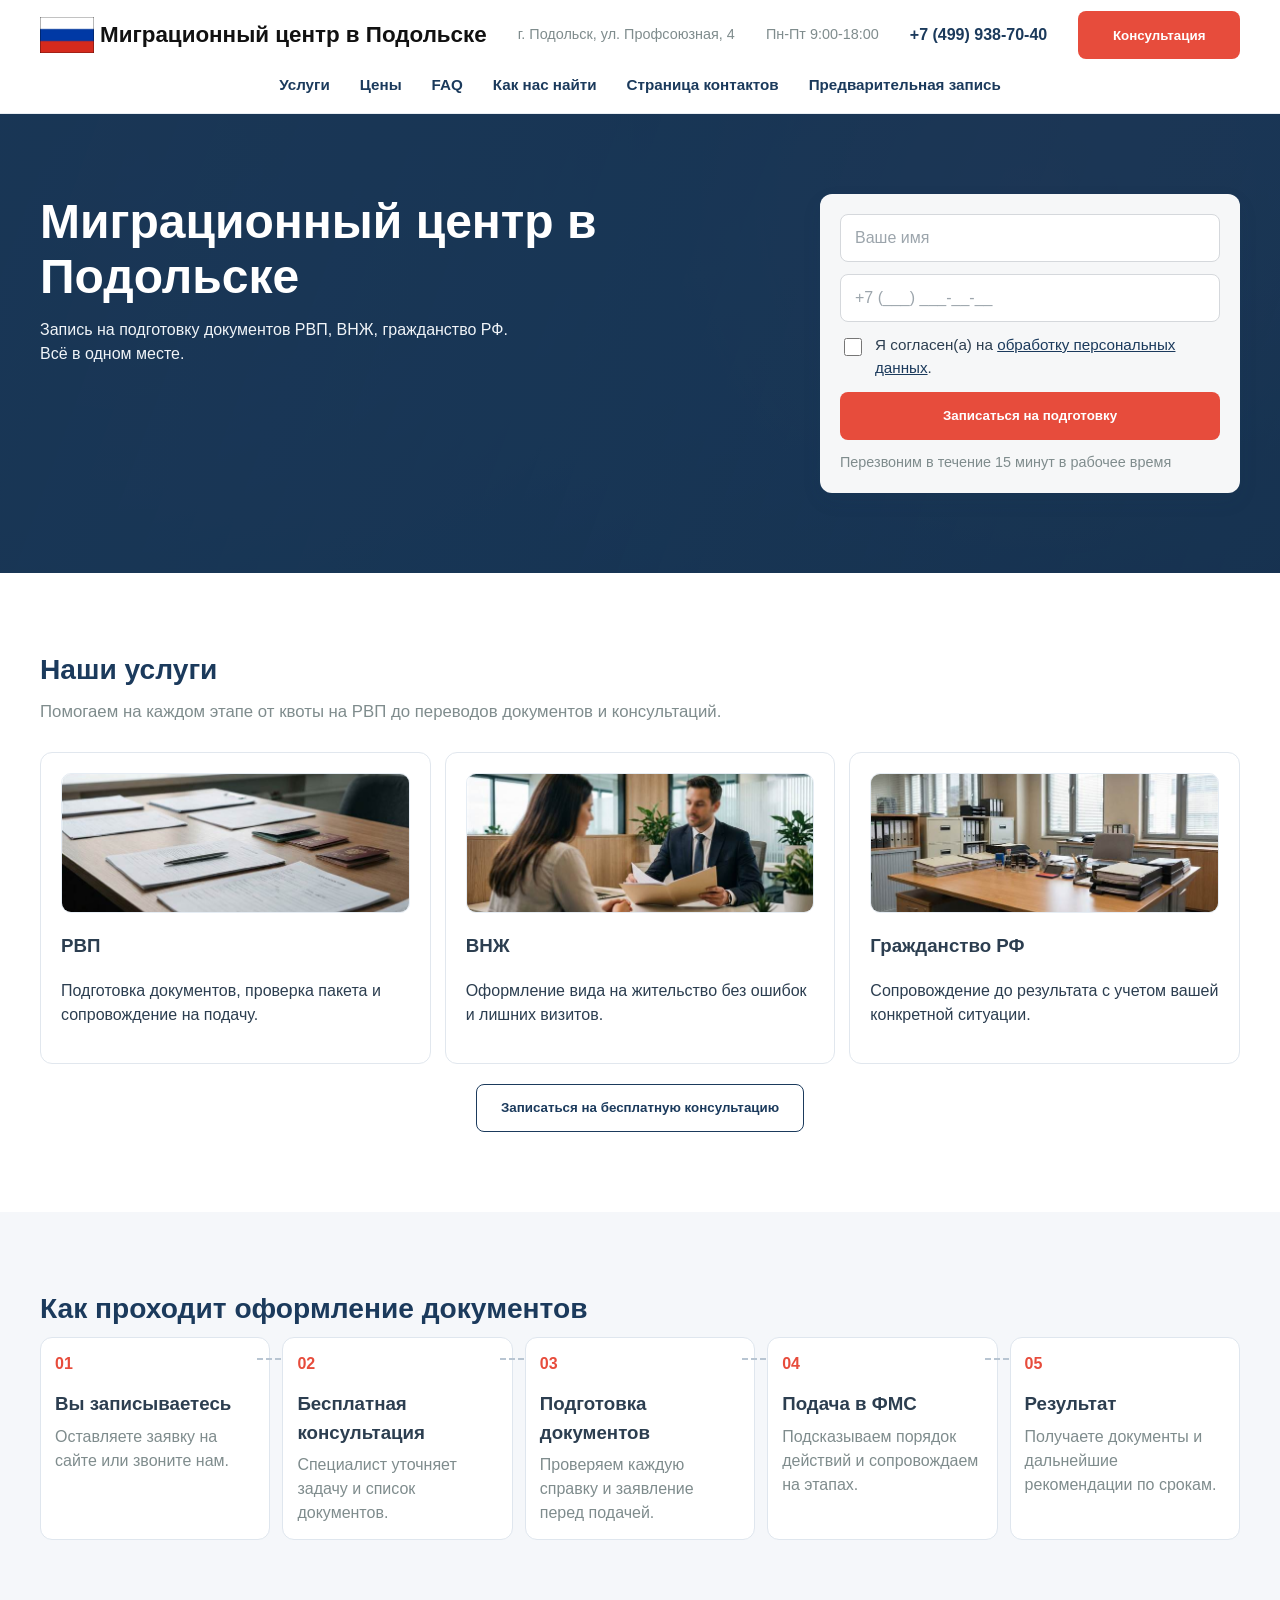
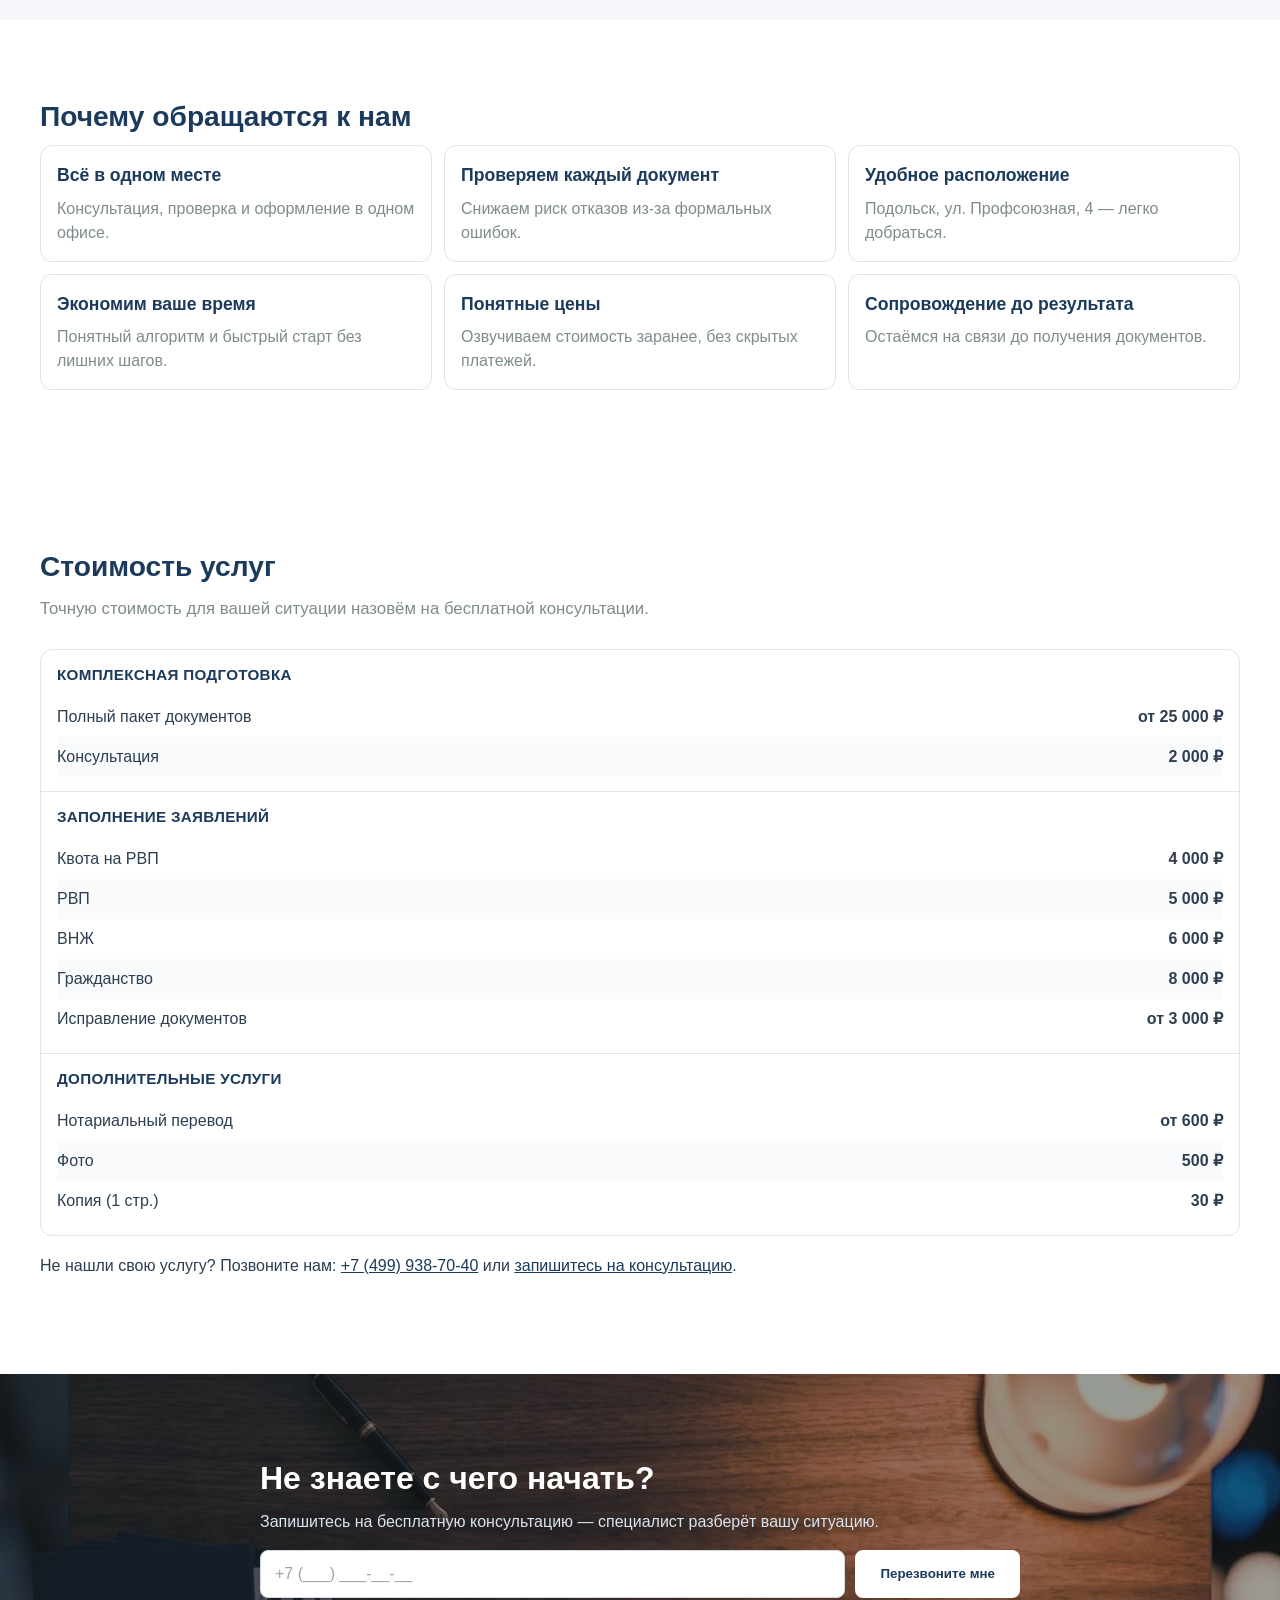
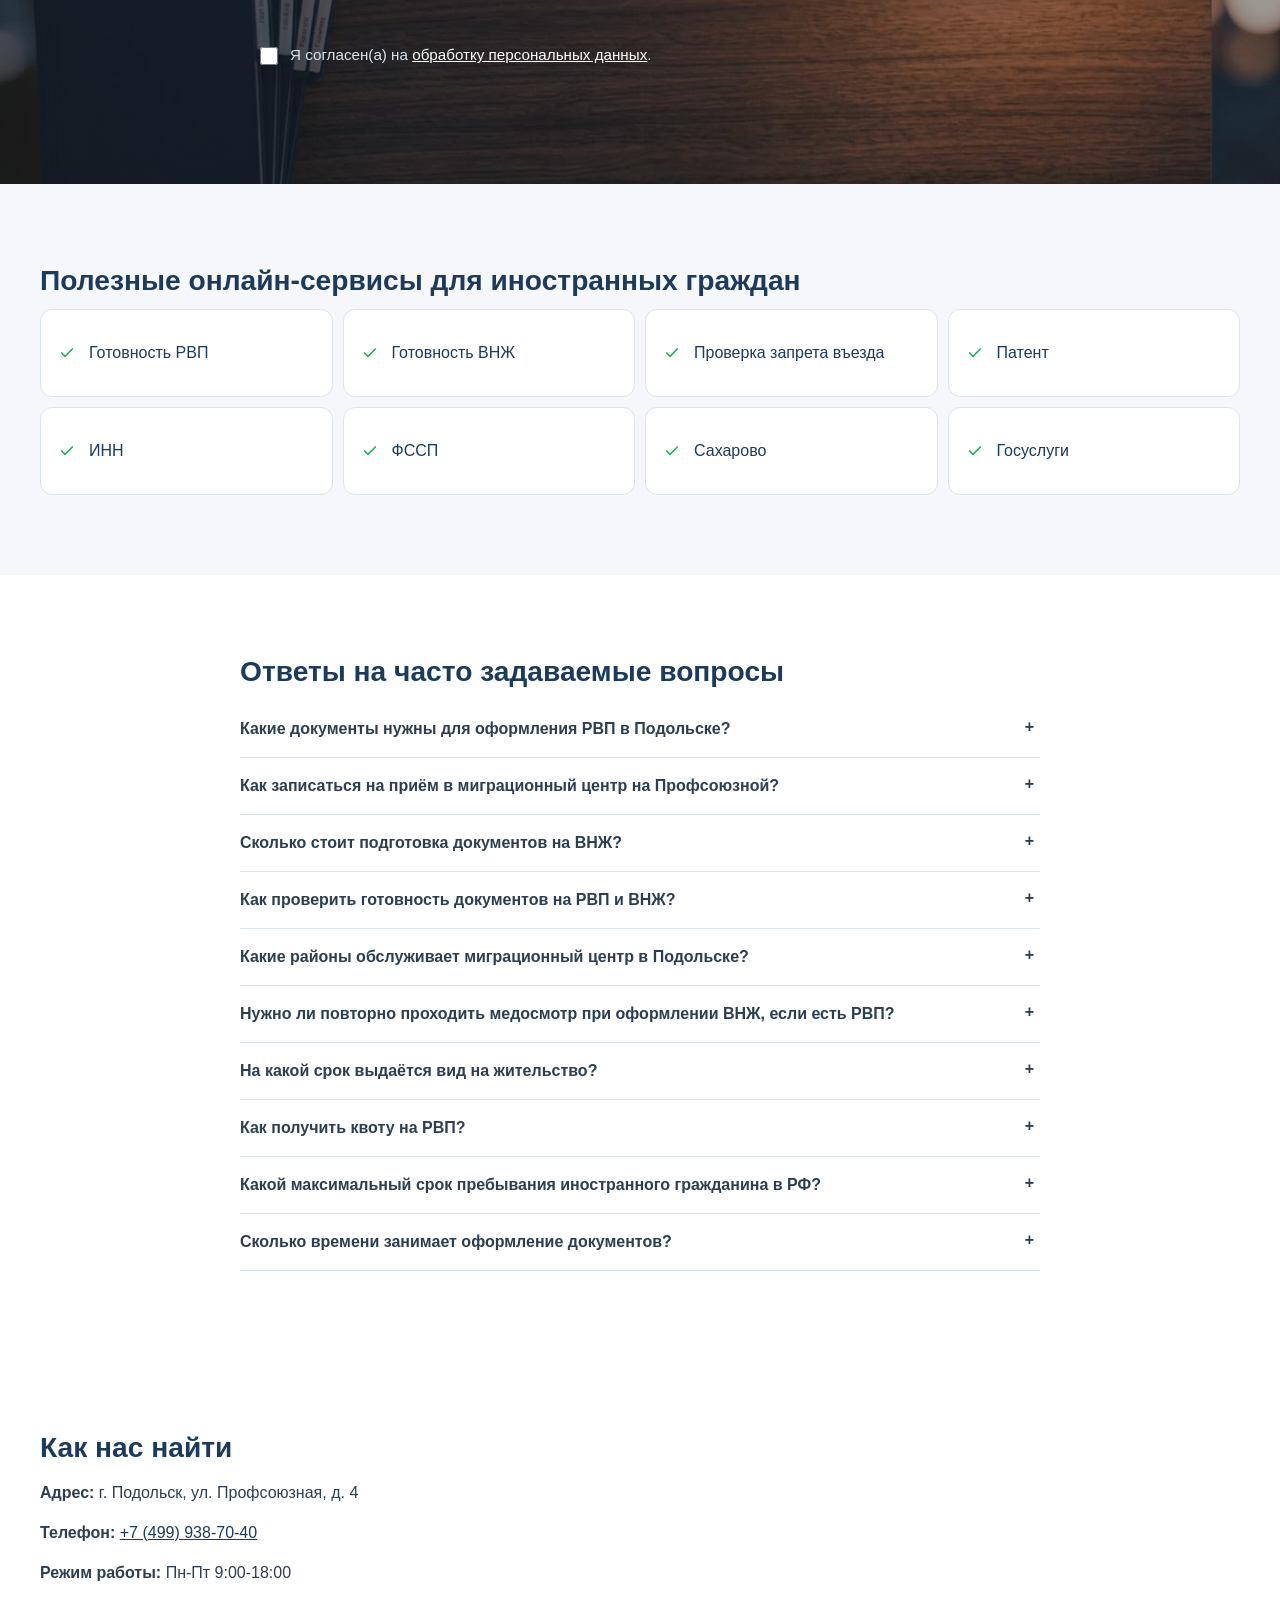
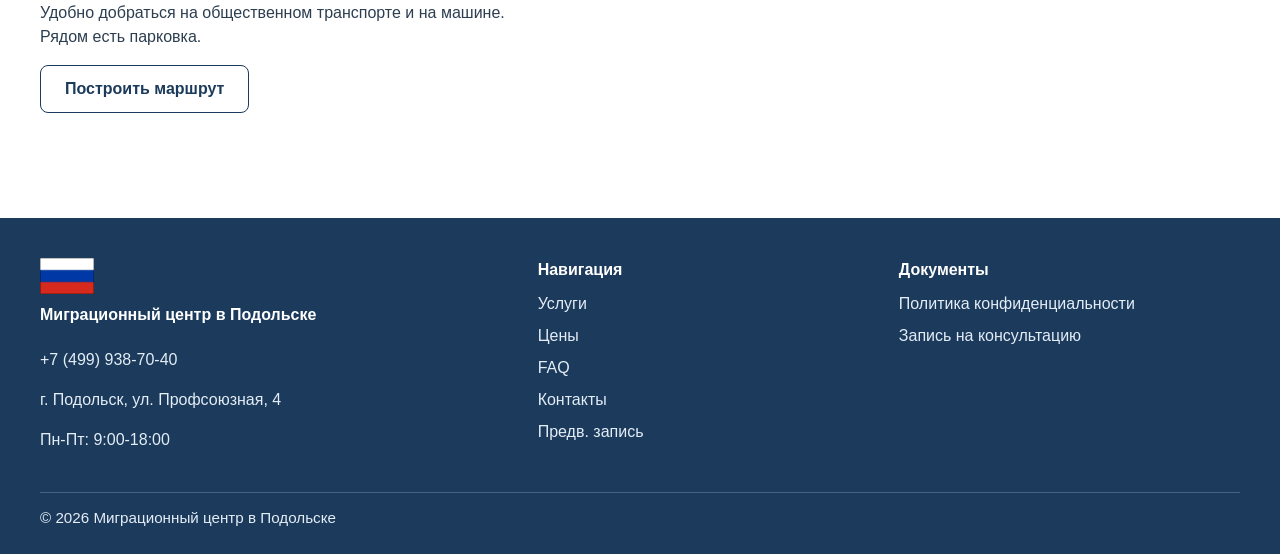
<file: index.html>
<!DOCTYPE html>
<html lang="ru">
  <head>
    <meta charset="UTF-8">
    <meta name="viewport" content="width=device-width, initial-scale=1.0">
    <title>Миграционный центр в Подольске — помощь с РВП, ВНЖ и гражданством</title>
    <meta
      name="description"
      content="Помогаем иностранным гражданам оформить РВП, ВНЖ и гражданство РФ в Подольске. Бесплатная консультация и сопровождение до результата."
    >
    <link rel="icon" href="./favicon-32.png" sizes="32x32" type="image/png">
    <link rel="apple-touch-icon" href="./favicon.png" sizes="180x180">
    <link rel="preload" as="image" href="./images/hero-bg.jpg" fetchpriority="high">
    <link rel="stylesheet" href="./styles.css">
  </head>
  <body>
    <div id="top" class="page-anchor" aria-hidden="true"></div>
    <header class="header">
      <div class="container header__top">
        <a class="logo" href="#top" aria-label="На главную">
          <img class="logo__img" src="./images/logo.png" alt="Миграционный центр" width="105" height="70" decoding="async">
          <span class="logo__text">Миграционный центр в Подольске</span>
        </a>
        <p class="header__address">г. Подольск, ул. Профсоюзная, 4</p>
        <p class="header__worktime">Пн-Пт 9:00-18:00</p>
        <a class="header__phone" href="tel:+74999387040">+7&nbsp;(499)&nbsp;938&#8209;70&#8209;40</a>
        <button type="button" class="btn btn--primary header__cta js-open-consultation-modal">
          Консультация
        </button>
        <button class="header__menu-button" type="button" aria-expanded="false" aria-controls="mobile-nav">
          <span aria-hidden="true">☰</span>
          <span class="visually-hidden">Открыть меню</span>
        </button>
      </div>
      <div class="container header__bottom">
        <nav class="nav" aria-label="Основная навигация">
          <a href="#services">Услуги</a>
          <a href="#prices">Цены</a>
          <a href="#faq">FAQ</a>
          <a href="#contacts">Как нас найти</a>
          <a href="./contacts/">Страница контактов</a>
          <a href="./zapis/">Предварительная запись</a>
        </nav>
      </div>
      <div class="mobile-nav" id="mobile-nav">
        <nav class="mobile-nav__inner" aria-label="Мобильная навигация">
          <a href="#services">Услуги</a>
          <a href="#prices">Цены</a>
          <a href="#faq">FAQ</a>
          <a href="#contacts">Как нас найти</a>
          <a href="./contacts/">Страница контактов</a>
          <a href="./zapis/">Предварительная запись</a>
          <p class="mobile-nav__address">г. Подольск, ул. Профсоюзная, 4</p>
        </nav>
      </div>
      <div class="mobile-sticky-cta">
        <a href="tel:+74999387040">Позвонить</a>
        <button type="button" class="js-open-consultation-modal">Консультация</button>
      </div>
    </header>

    <main>
      <section class="hero section">
        <div class="hero__overlay"></div>
        <div class="container hero__content">
          <div class="hero__text reveal">
            <h1>Миграционный центр в Подольске</h1>
            <p>
              Запись на подготовку документов РВП, ВНЖ, гражданство РФ.<br />
              Всё в одном месте.
            </p>
          </div>
          <form class="lead-form js-lead-form reveal" id="lead-form" novalidate aria-label="Записаться на подготовку">
            <label class="field">
              <span>Имя</span>
              <input name="name" type="text" placeholder="Ваше имя" required>
              <small class="field__error" aria-live="polite"></small>
            </label>
            <label class="field">
              <span>Телефон</span>
              <input name="phone" type="tel" placeholder="+7 (___) ___-__-__" inputmode="tel" autocomplete="tel" required>
              <small class="field__error" aria-live="polite"></small>
            </label>
            <div class="checkbox-field">
              <input id="consent-lead" name="consent" type="checkbox" required>
              <label for="consent-lead">
                Я согласен(а) на
                <a href="./privacy/" class="js-open-privacy-modal">обработку персональных данных</a>.
              </label>
              <small class="field__error" aria-live="polite"></small>
            </div>
            <button class="btn btn--primary btn--full" type="submit">Записаться на подготовку</button>
            <p class="lead-form__hint">Перезвоним в течение 15 минут в рабочее время</p>
            <p class="lead-form__success" role="status" hidden>
              Спасибо! Мы перезвоним в течение 15 минут.
            </p>
          </form>
        </div>
      </section>

      <section class="section" id="services">
        <div class="container">
          <h2 class="section__title reveal">Наши услуги</h2>
          <p class="section__subtitle reveal">
            Помогаем на каждом этапе от квоты на РВП до переводов документов и консультаций.
          </p>
          <div class="services-grid">
            <article class="card reveal">
              <img class="card__photo" src="./images/service-rvp.jpg" alt="Документы для оформления РВП" loading="lazy" decoding="async" width="700" height="391">
              <h3>РВП</h3>
              <p>Подготовка документов, проверка пакета и сопровождение на подачу.</p>
            </article>
            <article class="card reveal">
              <img class="card__photo" src="./images/service-vnzh.jpg" alt="Консультация по оформлению ВНЖ" loading="lazy" decoding="async" width="700" height="391">
              <h3>ВНЖ</h3>
              <p>Оформление вида на жительство без ошибок и лишних визитов.</p>
            </article>
            <article class="card reveal">
              <img class="card__photo" src="./images/service-citizenship.jpg" alt="Подготовка документов на гражданство РФ" loading="lazy" decoding="async" width="700" height="391">
              <h3>Гражданство РФ</h3>
              <p>Сопровождение до результата с учетом вашей конкретной ситуации.</p>
            </article>
          </div>
          <button class="btn btn--secondary reveal js-open-consultation-modal" type="button">
            Записаться на бесплатную консультацию
          </button>
        </div>
      </section>

      <section class="section section--alt">
        <div class="container">
          <h2 class="section__title reveal">Как проходит оформление документов</h2>
          <div class="timeline">
            <article class="timeline__item reveal reveal-step">
              <span>01</span>
              <h3>Вы записываетесь</h3>
              <p>Оставляете заявку на сайте или звоните нам.</p>
            </article>
            <article class="timeline__item reveal reveal-step">
              <span>02</span>
              <h3>Бесплатная консультация</h3>
              <p>Специалист уточняет задачу и список документов.</p>
            </article>
            <article class="timeline__item reveal reveal-step">
              <span>03</span>
              <h3>Подготовка документов</h3>
              <p>Проверяем каждую справку и заявление перед подачей.</p>
            </article>
            <article class="timeline__item reveal reveal-step">
              <span>04</span>
              <h3>Подача в ФМС</h3>
              <p>Подсказываем порядок действий и сопровождаем на этапах.</p>
            </article>
            <article class="timeline__item reveal reveal-step">
              <span>05</span>
              <h3>Результат</h3>
              <p>Получаете документы и дальнейшие рекомендации по срокам.</p>
            </article>
          </div>
        </div>
      </section>

      <section class="section">
        <div class="container">
          <h2 class="section__title reveal">Почему обращаются к нам</h2>
          <div class="reasons-grid">
            <article class="reason reveal"><h3>Всё в одном месте</h3><p>Консультация, проверка и оформление в одном офисе.</p></article>
            <article class="reason reveal"><h3>Проверяем каждый документ</h3><p>Снижаем риск отказов из-за формальных ошибок.</p></article>
            <article class="reason reveal"><h3>Удобное расположение</h3><p>Подольск, ул. Профсоюзная, 4 — легко добраться.</p></article>
            <article class="reason reveal"><h3>Экономим ваше время</h3><p>Понятный алгоритм и быстрый старт без лишних шагов.</p></article>
            <article class="reason reveal"><h3>Понятные цены</h3><p>Озвучиваем стоимость заранее, без скрытых платежей.</p></article>
            <article class="reason reveal"><h3>Сопровождение до результата</h3><p>Остаёмся на связи до получения документов.</p></article>
          </div>
        </div>
      </section>

      <section class="section" id="prices">
        <div class="container">
          <h2 class="section__title reveal">Стоимость услуг</h2>
          <p class="section__subtitle reveal">Точную стоимость для вашей ситуации назовём на бесплатной консультации.</p>
          <div class="prices reveal">
            <div class="prices__group">
              <h3>Комплексная подготовка</h3>
              <div class="price-row"><span>Полный пакет документов</span><strong>от 25 000 ₽</strong></div>
              <div class="price-row"><span>Консультация</span><strong>2 000 ₽</strong></div>
            </div>
            <div class="prices__group">
              <h3>Заполнение заявлений</h3>
              <div class="price-row"><span>Квота на РВП</span><strong>4 000 ₽</strong></div>
              <div class="price-row"><span>РВП</span><strong>5 000 ₽</strong></div>
              <div class="price-row"><span>ВНЖ</span><strong>6 000 ₽</strong></div>
              <div class="price-row"><span>Гражданство</span><strong>8 000 ₽</strong></div>
              <div class="price-row"><span>Исправление документов</span><strong>от 3 000 ₽</strong></div>
            </div>
            <div class="prices__group">
              <h3>Дополнительные услуги</h3>
              <div class="price-row"><span>Нотариальный перевод</span><strong>от 600 ₽</strong></div>
              <div class="price-row"><span>Фото</span><strong>500 ₽</strong></div>
              <div class="price-row"><span>Копия (1 стр.)</span><strong>30 ₽</strong></div>
            </div>
          </div>
          <p class="reveal">Не нашли свою услугу? Позвоните нам: <a href="tel:+74999387040">+7&nbsp;(499)&nbsp;938&#8209;70&#8209;40</a> или <a href="#lead-form">запишитесь на консультацию</a>.</p>
        </div>
      </section>

      <section class="section cta">
        <div class="container cta__inner reveal">
          <div>
            <h2>Не знаете с чего начать?</h2>
            <p>Запишитесь на бесплатную консультацию — специалист разберёт вашу ситуацию.</p>
          </div>
          <form class="cta__form js-lead-form" novalidate>
            <label class="visually-hidden" for="cta-phone">Телефон</label>
            <input id="cta-phone" name="phone" type="tel" placeholder="+7 (___) ___-__-__" inputmode="tel" autocomplete="tel" required>
            <button class="btn btn--light" type="submit">Перезвоните мне</button>
            <small class="field__error" aria-live="polite"></small>
            <div class="checkbox-field cta__consent">
              <input id="consent-cta" name="consent" type="checkbox" required>
              <label for="consent-cta">
                Я согласен(а) на
                <a href="./privacy/" class="js-open-privacy-modal">обработку персональных данных</a>.
              </label>
              <small class="field__error" aria-live="polite"></small>
            </div>
            <p class="lead-form__success" role="status" hidden>
              Спасибо! Мы перезвоним в течение 15 минут.
            </p>
          </form>
        </div>
      </section>

      <section class="section section--alt">
        <div class="container">
          <h2 class="section__title reveal">Полезные онлайн-сервисы для иностранных граждан</h2>
          <div class="services-links">
            <a class="service-link reveal" target="_blank" rel="noopener" href="https://гувм.мвд.рф/services/rvp">
              <span class="service-link__icon" aria-hidden="true"><svg width="16" height="16" viewBox="0 0 24 24" fill="none" stroke="currentColor" stroke-width="2.5" stroke-linecap="round" stroke-linejoin="round"><polyline points="20 6 9 17 4 12"/></svg></span>
              <span>Готовность РВП</span>
            </a>
            <a class="service-link reveal" target="_blank" rel="noopener" href="https://гувм.мвд.рф/services/vnzh">
              <span class="service-link__icon" aria-hidden="true"><svg width="16" height="16" viewBox="0 0 24 24" fill="none" stroke="currentColor" stroke-width="2.5" stroke-linecap="round" stroke-linejoin="round"><polyline points="20 6 9 17 4 12"/></svg></span>
              <span>Готовность ВНЖ</span>
            </a>
            <a class="service-link reveal" target="_blank" rel="noopener" href="https://services.fms.gov.ru/info-service.htm?sid=3000">
              <span class="service-link__icon" aria-hidden="true"><svg width="16" height="16" viewBox="0 0 24 24" fill="none" stroke="currentColor" stroke-width="2.5" stroke-linecap="round" stroke-linejoin="round"><polyline points="20 6 9 17 4 12"/></svg></span>
              <span>Проверка запрета въезда</span>
            </a>
            <a class="service-link reveal" target="_blank" rel="noopener" href="https://mc.mos.ru">
              <span class="service-link__icon" aria-hidden="true"><svg width="16" height="16" viewBox="0 0 24 24" fill="none" stroke="currentColor" stroke-width="2.5" stroke-linecap="round" stroke-linejoin="round"><polyline points="20 6 9 17 4 12"/></svg></span>
              <span>Патент</span>
            </a>
            <a class="service-link reveal" target="_blank" rel="noopener" href="https://service.nalog.ru/inn.do">
              <span class="service-link__icon" aria-hidden="true"><svg width="16" height="16" viewBox="0 0 24 24" fill="none" stroke="currentColor" stroke-width="2.5" stroke-linecap="round" stroke-linejoin="round"><polyline points="20 6 9 17 4 12"/></svg></span>
              <span>ИНН</span>
            </a>
            <a class="service-link reveal" target="_blank" rel="noopener" href="https://fssp.gov.ru/iss/ip">
              <span class="service-link__icon" aria-hidden="true"><svg width="16" height="16" viewBox="0 0 24 24" fill="none" stroke="currentColor" stroke-width="2.5" stroke-linecap="round" stroke-linejoin="round"><polyline points="20 6 9 17 4 12"/></svg></span>
              <span>ФССП</span>
            </a>
            <a class="service-link reveal" target="_blank" rel="noopener" href="https://mc.mos.ru/sakharovo">
              <span class="service-link__icon" aria-hidden="true"><svg width="16" height="16" viewBox="0 0 24 24" fill="none" stroke="currentColor" stroke-width="2.5" stroke-linecap="round" stroke-linejoin="round"><polyline points="20 6 9 17 4 12"/></svg></span>
              <span>Сахарово</span>
            </a>
            <a class="service-link reveal" target="_blank" rel="noopener" href="https://www.gosuslugi.ru">
              <span class="service-link__icon" aria-hidden="true"><svg width="16" height="16" viewBox="0 0 24 24" fill="none" stroke="currentColor" stroke-width="2.5" stroke-linecap="round" stroke-linejoin="round"><polyline points="20 6 9 17 4 12"/></svg></span>
              <span>Госуслуги</span>
            </a>
          </div>
        </div>
      </section>

      <section class="section" id="faq">
        <div class="container faq">
          <h2 class="section__title reveal">Ответы на часто задаваемые вопросы</h2>
          <div class="accordion reveal">
            <details>
              <summary>Какие документы нужны для оформления РВП в Подольске?</summary>
              <p>Точный список зависит от основания. На консультации дадим персональный чек-лист и сроки.</p>
            </details>
            <details>
              <summary>Как записаться на приём в миграционный центр на Профсоюзной?</summary>
              <p>Оставьте заявку на сайте или позвоните нам. Подберём ближайшее удобное время.</p>
            </details>
            <details>
              <summary>Сколько стоит подготовка документов на ВНЖ?</summary>
              <p>Стоимость зависит от сложности вашего дела. На бесплатной консультации назовём точную цену.</p>
            </details>
            <details>
              <summary>Как проверить готовность документов на РВП и ВНЖ?</summary>
              <p>Используйте официальные онлайн-сервисы в блоке выше или обратитесь к нам за проверкой.</p>
            </details>
            <details>
              <summary>Какие районы обслуживает миграционный центр в Подольске?</summary>
              <p>Работаем с клиентами из Подольского, Ленинского и Домодедовского районов Московской области.</p>
            </details>
            <details>
              <summary>Нужно ли повторно проходить медосмотр при оформлении ВНЖ, если есть РВП?</summary>
              <p>Зависит от срока действия ранее полученных документов. Проверим вашу ситуацию индивидуально.</p>
            </details>
            <details>
              <summary>На какой срок выдаётся вид на жительство?</summary>
              <p>ВНЖ в большинстве случаев бессрочный, но отдельные категории имеют дополнительные условия.</p>
            </details>
            <details>
              <summary>Как получить квоту на РВП?</summary>
              <p>Нужно подготовить пакет документов и подать заявление в установленные сроки. Поможем оформить всё правильно.</p>
            </details>
            <details>
              <summary>Какой максимальный срок пребывания иностранного гражданина в РФ?</summary>
              <p>Срок зависит от основания пребывания. На консультации объясним правила именно для вашей категории.</p>
            </details>
            <details>
              <summary>Сколько времени занимает оформление документов?</summary>
              <p>Сроки отличаются по типу услуги. После проверки документов даём понятный план с этапами и датами.</p>
            </details>
          </div>
        </div>
      </section>

      <section class="section" id="contacts">
        <div class="container contacts">
          <div class="contacts__info reveal">
            <h2 class="section__title">Как нас найти</h2>
            <p><strong>Адрес:</strong> г. Подольск, ул. Профсоюзная, д. 4</p>
            <p><strong>Телефон:</strong> <a href="tel:+74999387040">+7&nbsp;(499)&nbsp;938&#8209;70&#8209;40</a></p>
            <p><strong>Режим работы:</strong> Пн-Пт 9:00-18:00</p>
            <p>
              Удобно добраться на общественном транспорте и на машине. Рядом есть парковка.
            </p>
            <a
              class="btn btn--secondary"
              href="https://yandex.ru/maps/-/CPRc6KJN"
              target="_blank"
              rel="noopener"
            >
              Построить маршрут
            </a>
          </div>
          <div class="contacts__map reveal">
            <iframe
              title="Яндекс Карты"
              src="https://yandex.ru/map-widget/v1/?um=constructor%3A27cadc5b0966fcddc86d5c58cffeb196c7d611daa5906873bc14656db4d69229&source=constructor"
              loading="lazy"
            ></iframe>
          </div>
        </div>
      </section>
    </main>

    <footer class="footer">
      <div class="container footer__grid">
        <div>
          <a class="footer__brand" href="#top" aria-label="На главную">
            <img class="footer__logo" src="./images/logo-w.png" alt="Миграционный центр в Подольске" loading="lazy" width="105" height="70" decoding="async">
            <span class="footer__brand-text">Миграционный центр в Подольске</span>
          </a>
          <p>+7&nbsp;(499)&nbsp;938&#8209;70&#8209;40</p>
          <p>г. Подольск, ул. Профсоюзная, 4</p>
          <p>Пн-Пт: 9:00-18:00</p>
        </div>
        <div>
          <p class="footer__title">Навигация</p>
          <a href="#services">Услуги</a>
          <a href="#prices">Цены</a>
          <a href="#faq">FAQ</a>
          <a href="#contacts">Контакты</a>
          <a href="./zapis/">Предв. запись</a>
        </div>
        <div>
          <p class="footer__title">Документы</p>
          <a href="./privacy/">Политика конфиденциальности</a>
          <a href="#lead-form">Запись на консультацию</a>
        </div>
      </div>
      <div class="container footer__copy">© 2026 Миграционный центр в Подольске</div>
    </footer>

    <div class="modal" id="consultation-modal" hidden>
      <div class="modal__backdrop" data-modal-close></div>
      <div class="modal__dialog" role="dialog" aria-modal="true" aria-labelledby="consultation-modal-title">
        <button class="modal__close" type="button" aria-label="Закрыть форму" data-modal-close>
          ×
        </button>
        <form class="lead-form modal__form js-lead-form" novalidate>
          <h2 class="lead-form__title" id="consultation-modal-title">Запишитесь на консультацию</h2>
          <label class="field">
            <span>Имя</span>
            <input name="name" type="text" placeholder="Ваше имя" required>
            <small class="field__error" aria-live="polite"></small>
          </label>
          <label class="field">
            <span>Телефон</span>
            <input name="phone" type="tel" placeholder="+7 (___) ___-__-__" inputmode="tel" autocomplete="tel" required>
            <small class="field__error" aria-live="polite"></small>
          </label>
          <div class="checkbox-field">
            <input id="consent-modal" name="consent" type="checkbox" required>
            <label for="consent-modal">
              Я согласен(а) на
              <a href="./privacy/" class="js-open-privacy-modal">обработку персональных данных</a>.
            </label>
            <small class="field__error" aria-live="polite"></small>
          </div>
          <button class="btn btn--primary btn--full" type="submit">Записаться на консультацию</button>
          <p class="lead-form__hint">Перезвоним в течение 15 минут в рабочее время</p>
          <p class="lead-form__success" role="status" hidden>
            Спасибо! Мы перезвоним в течение 15 минут.
          </p>
        </form>
      </div>
    </div>

    <div class="modal modal--privacy" id="privacy-modal" hidden>
      <div class="modal__backdrop" data-privacy-close></div>
      <div
        class="modal__dialog modal__dialog--legal"
        role="dialog"
        aria-modal="true"
        aria-labelledby="privacy-modal-title"
      >
        <button class="modal__close" type="button" aria-label="Закрыть документ" data-privacy-close>
          ×
        </button>
        <h2 id="privacy-modal-title" class="modal__legal-title">Политика конфиденциальности</h2>
        <iframe class="privacy-modal__frame" title="Политика конфиденциальности" src="about:blank"></iframe>
      </div>
    </div>

    <!-- Yandex.Metrika + Calltouch -->
    <script>
      function initYandexMetrika() {
        (function (m, e, t, r, i, k, a) {
          m[i] =
            m[i] ||
            function () {
              (m[i].a = m[i].a || []).push(arguments);
            };
          m[i].l = 1 * new Date();
          for (var j = 0; j < document.scripts.length; j++) {
            if (document.scripts[j].src === r) {
              return;
            }
          }
          (k = e.createElement(t)),
            (a = e.getElementsByTagName(t)[0]),
            (k.async = 1),
            (k.src = r),
            a.parentNode.insertBefore(k, a);
        })(window, document, "script", "https://mc.yandex.ru/metrika/tag.js?id=105911139", "ym");

        ym(105911139, "init", {
          ssr: true,
          webvisor: true,
          clickmap: true,
          ecommerce: "dataLayer",
          referrer: document.referrer,
          url: location.href,
          accurateTrackBounce: true,
          trackLinks: true,
        });
      }

      function initCalltouch() {
        (function (w, d, n, c) {
          w.CalltouchDataObject = n;
          w[n] = function () {
            w[n].callbacks.push(arguments);
          };
          if (!w[n].callbacks) {
            w[n].callbacks = [];
          }
          w[n].loaded = false;
          if (typeof c !== "object") {
            c = [c];
          }
          w[n].counters = c;
          for (var i = 0; i < c.length; i += 1) {
            p(c[i]);
          }
          function p(cId) {
            var a = d.getElementsByTagName("script")[0];
            var s = d.createElement("script");
            var insert = function () {
              a.parentNode.insertBefore(s, a);
            };
            var modernFind = typeof Array.prototype.find === "function";
            var fileName = modernFind ? "init-min.js" : "init.js";
            s.async = true;
            s.src = "https://mod.calltouch.ru/" + fileName + "?id=" + cId;
            if (w.opera === "[object Opera]") {
              d.addEventListener("DOMContentLoaded", insert, false);
            } else {
              insert();
            }
          }
        })(window, document, "ct", "g7n9ttjo");
      }

      if (document.readyState === "loading") {
        document.addEventListener("DOMContentLoaded", initCalltouch, { once: true });
      } else {
        initCalltouch();
      }

      initYandexMetrika();
    </script>
    <noscript>
      <div>
        <img
          src="https://mc.yandex.ru/watch/105911139"
          style="position: absolute; left: -9999px"
          alt=""
        />
      </div>
    </noscript>
    <!-- /Yandex.Metrika counter -->

    <script src="./script.js" defer></script>
  </body>
</html>
</file>
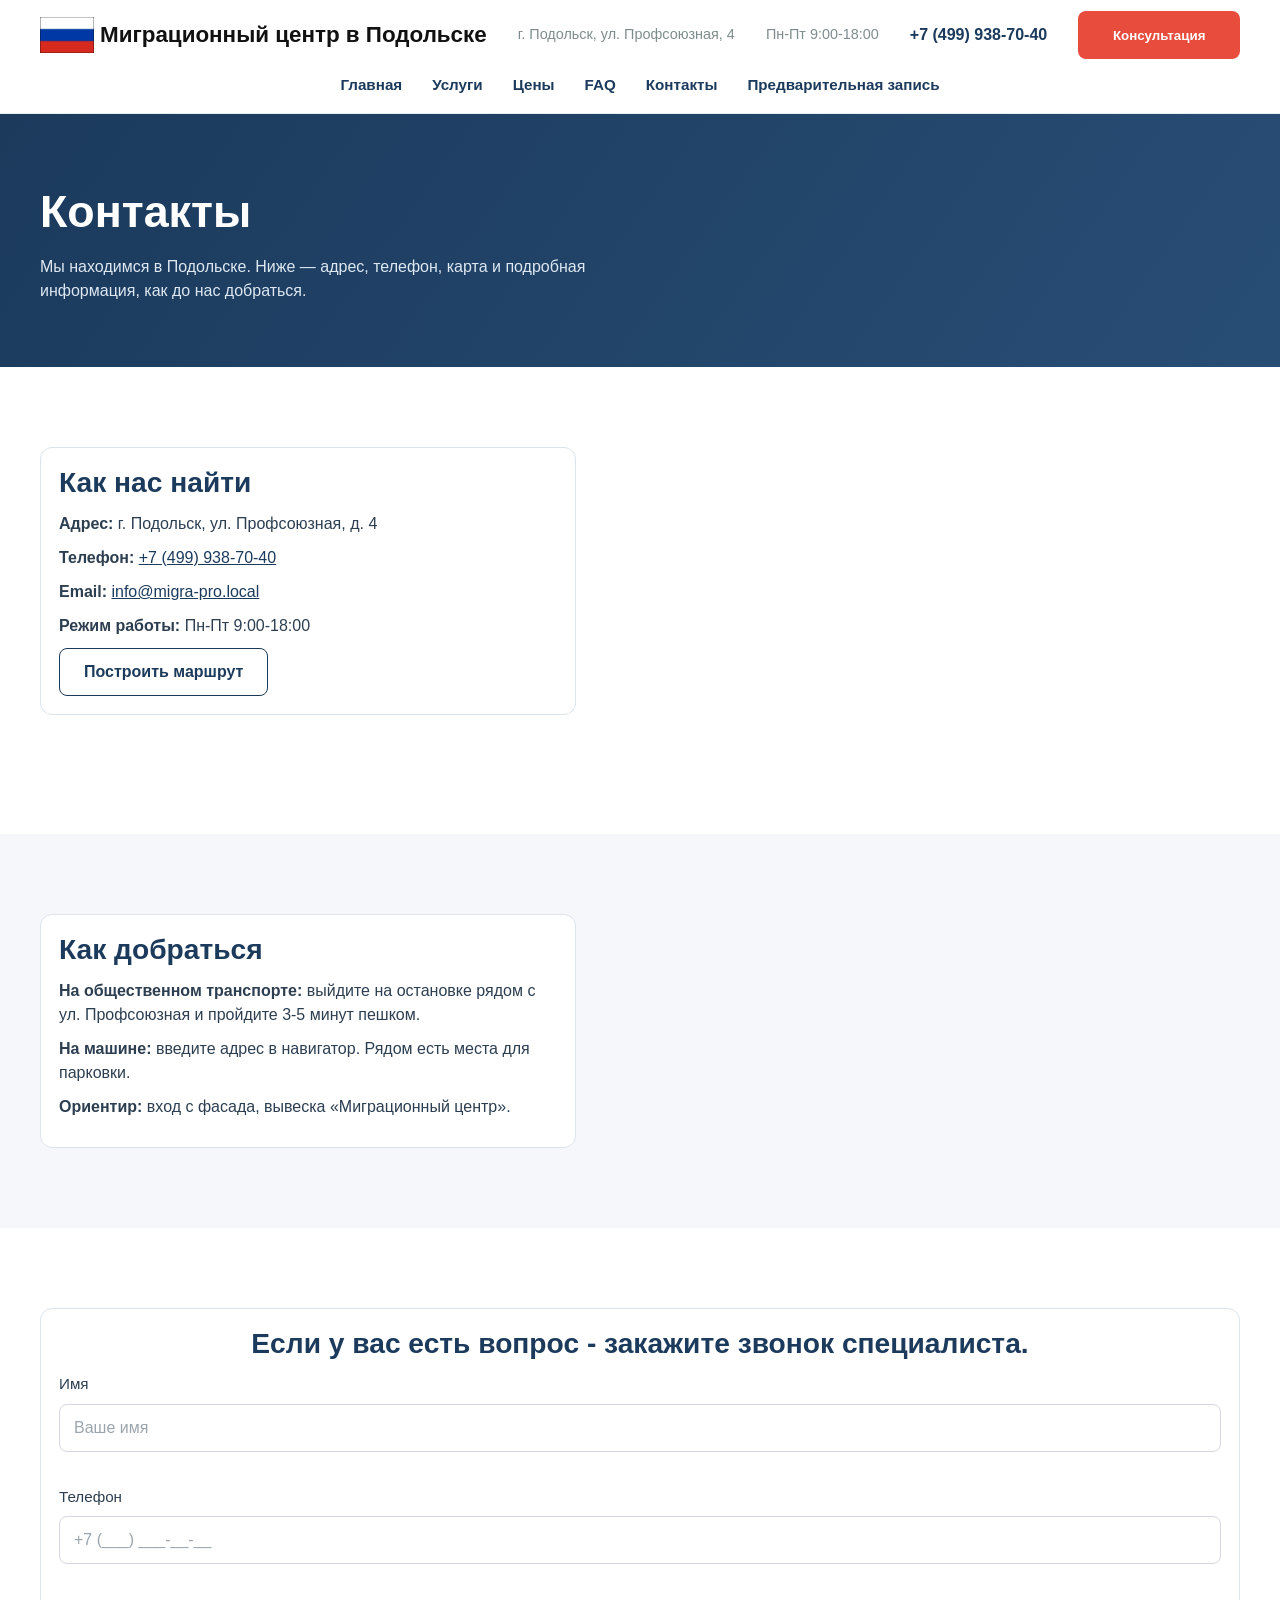
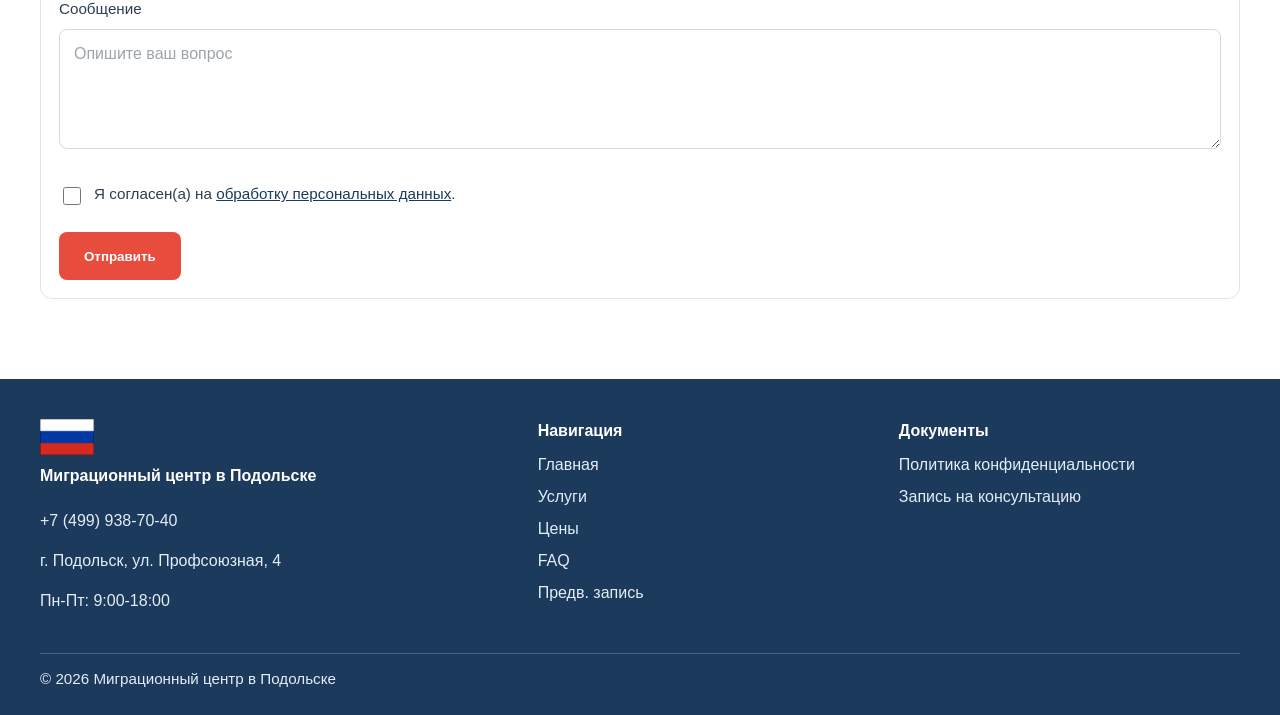
<file: contacts/index.html>
<!DOCTYPE html>
<html lang="ru">
  <head>
    <meta charset="UTF-8">
    <meta name="viewport" content="width=device-width, initial-scale=1.0">
    <title>Контакты миграционного центра Подольска — адрес и телефон</title>
    <meta
      name="description"
      content="Контакты миграционного центра в Подольске: адрес, телефон, режим работы, карта и форма обратной связи."
    >
    <link rel="icon" href="../favicon-32.png" sizes="32x32" type="image/png">
    <link rel="apple-touch-icon" href="../favicon.png" sizes="180x180">
    <link rel="stylesheet" href="../styles.css">
  </head>
  <body>
    <div id="top" class="page-anchor" aria-hidden="true"></div>
    <header class="header">
      <div class="container header__top">
        <a class="logo" href="../" aria-label="На главную">
          <img class="logo__img" src="../images/logo.png" alt="Миграционный центр" width="105" height="70" decoding="async">
          <span class="logo__text">Миграционный центр в Подольске</span>
        </a>
        <p class="header__address">г. Подольск, ул. Профсоюзная, 4</p>
        <p class="header__worktime">Пн-Пт 9:00-18:00</p>
        <a class="header__phone" href="tel:+74999387040">+7&nbsp;(499)&nbsp;938&#8209;70&#8209;40</a>
        <button type="button" class="btn btn--primary header__cta js-open-consultation-modal">
          Консультация
        </button>
        <button class="header__menu-button" type="button" aria-expanded="false" aria-controls="mobile-nav">
          <span aria-hidden="true">☰</span>
          <span class="visually-hidden">Открыть меню</span>
        </button>
      </div>
      <div class="container header__bottom">
        <nav class="nav" aria-label="Основная навигация">
          <a href="../">Главная</a>
          <a href="../#services">Услуги</a>
          <a href="../#prices">Цены</a>
          <a href="../#faq">FAQ</a>
          <a href="./">Контакты</a>
          <a href="../zapis/">Предварительная запись</a>
        </nav>
      </div>
      <div class="mobile-nav" id="mobile-nav">
        <nav class="mobile-nav__inner" aria-label="Мобильная навигация">
          <a href="../">Главная</a>
          <a href="../#services">Услуги</a>
          <a href="../#prices">Цены</a>
          <a href="../#faq">FAQ</a>
          <a href="./">Контакты</a>
          <a href="../zapis/">Предварительная запись</a>
          <p class="mobile-nav__address">г. Подольск, ул. Профсоюзная, 4</p>
        </nav>
      </div>
      <div class="mobile-sticky-cta">
        <a href="tel:+74999387040">Позвонить</a>
        <button type="button" class="js-open-consultation-modal">Консультация</button>
      </div>
    </header>

    <main>
      <section class="page-hero">
        <div class="container reveal">
          <h1>Контакты</h1>
          <p>Мы находимся в Подольске. Ниже — адрес, телефон, карта и подробная информация, как до нас добраться.</p>
        </div>
      </section>

      <section class="section">
        <div class="container contact-layout">
          <div class="contact-info reveal">
            <h2 class="section__title">Как нас найти</h2>
            <p><strong>Адрес:</strong> г. Подольск, ул. Профсоюзная, д. 4</p>
            <p><strong>Телефон:</strong> <a href="tel:+74999387040">+7&nbsp;(499)&nbsp;938&#8209;70&#8209;40</a></p>
            <p><strong>Email:</strong> <a href="mailto:info@migra-pro.local">info@migra-pro.local</a></p>
            <p><strong>Режим работы:</strong> Пн-Пт 9:00-18:00</p>
            <a class="btn btn--secondary" href="https://yandex.ru/maps/-/CPRc6KJN" target="_blank" rel="noopener">Построить маршрут</a>
          </div>

          <div class="contacts__map reveal">
            <iframe
              title="Яндекс Карта"
              src="https://yandex.ru/map-widget/v1/?um=constructor%3A27cadc5b0966fcddc86d5c58cffeb196c7d611daa5906873bc14656db4d69229&source=constructor"
              loading="lazy"
            ></iframe>
          </div>
        </div>
      </section>

      <section class="section section--alt">
        <div class="container contact-layout">
          <article class="contact-route reveal">
            <h2 class="section__title">Как добраться</h2>
            <p><strong>На общественном транспорте:</strong> выйдите на остановке рядом с ул. Профсоюзная и пройдите 3-5 минут пешком.</p>
            <p><strong>На машине:</strong> введите адрес в навигатор. Рядом есть места для парковки.</p>
            <p><strong>Ориентир:</strong> вход с фасада, вывеска «Миграционный центр».</p>
          </article>

        </div>
      </section>

      <section class="section">
        <div class="container">
          <article class="contact-form-card reveal">
            <h2 class="section__title contact-form-card__title">
              Если у вас есть вопрос - закажите звонок специалиста.
            </h2>
            <form class="js-lead-form" novalidate>
              <label class="field">
                <span>Имя</span>
                <input name="name" type="text" placeholder="Ваше имя" required>
                <small class="field__error" aria-live="polite"></small>
              </label>
              <label class="field">
                <span>Телефон</span>
                <input name="phone" type="tel" placeholder="+7 (___) ___-__-__" inputmode="tel" autocomplete="tel" required>
                <small class="field__error" aria-live="polite"></small>
              </label>
              <label class="field">
                <span>Сообщение</span>
                <textarea name="message" placeholder="Опишите ваш вопрос"></textarea>
                <small class="field__error" aria-live="polite"></small>
              </label>
              <div class="checkbox-field">
                <input id="consent-contact" name="consent" type="checkbox" required>
                <label for="consent-contact">
                  Я согласен(а) на
                  <a href="../privacy/" class="js-open-privacy-modal">обработку персональных данных</a>.
                </label>
                <small class="field__error" aria-live="polite"></small>
              </div>
              <button class="btn btn--primary" type="submit">Отправить</button>
              <p class="lead-form__success" role="status" hidden>Спасибо! Мы свяжемся с вами в рабочее время.</p>
            </form>
          </article>
        </div>
      </section>
    </main>

    <footer class="footer">
      <div class="container footer__grid">
        <div>
          <a class="footer__brand" href="../" aria-label="На главную">
            <img class="footer__logo" src="../images/logo-w.png" alt="Миграционный центр в Подольске" loading="lazy" width="105" height="70" decoding="async">
            <span class="footer__brand-text">Миграционный центр в Подольске</span>
          </a>
          <p>+7&nbsp;(499)&nbsp;938&#8209;70&#8209;40</p>
          <p>г. Подольск, ул. Профсоюзная, 4</p>
          <p>Пн-Пт: 9:00-18:00</p>
        </div>
        <div>
          <p class="footer__title">Навигация</p>
          <a href="../">Главная</a>
          <a href="../#services">Услуги</a>
          <a href="../#prices">Цены</a>
          <a href="../#faq">FAQ</a>
          <a href="../zapis/">Предв. запись</a>
        </div>
        <div>
          <p class="footer__title">Документы</p>
          <a href="../privacy/">Политика конфиденциальности</a>
          <a href="../zapis/">Запись на консультацию</a>
        </div>
      </div>
      <div class="container footer__copy">© 2026 Миграционный центр в Подольске</div>
    </footer>

    <div class="modal" id="consultation-modal" hidden>
      <div class="modal__backdrop" data-modal-close></div>
      <div class="modal__dialog" role="dialog" aria-modal="true" aria-labelledby="consultation-modal-title">
        <button class="modal__close" type="button" aria-label="Закрыть форму" data-modal-close>
          ×
        </button>
        <form class="lead-form modal__form js-lead-form" novalidate>
          <h2 class="lead-form__title" id="consultation-modal-title">Запишитесь на консультацию</h2>
          <label class="field">
            <span>Имя</span>
            <input name="name" type="text" placeholder="Ваше имя" required>
            <small class="field__error" aria-live="polite"></small>
          </label>
          <label class="field">
            <span>Телефон</span>
            <input name="phone" type="tel" placeholder="+7 (___) ___-__-__" inputmode="tel" autocomplete="tel" required>
            <small class="field__error" aria-live="polite"></small>
          </label>
          <div class="checkbox-field">
            <input id="consent-modal" name="consent" type="checkbox" required>
            <label for="consent-modal">
              Я согласен(а) на
              <a href="../privacy/" class="js-open-privacy-modal">обработку персональных данных</a>.
            </label>
            <small class="field__error" aria-live="polite"></small>
          </div>
          <button class="btn btn--primary btn--full" type="submit">Записаться на консультацию</button>
          <p class="lead-form__hint">Перезвоним в течение 15 минут в рабочее время</p>
          <p class="lead-form__success" role="status" hidden>
            Спасибо! Мы перезвоним в течение 15 минут.
          </p>
        </form>
      </div>
    </div>

    <div class="modal modal--privacy" id="privacy-modal" hidden>
      <div class="modal__backdrop" data-privacy-close></div>
      <div
        class="modal__dialog modal__dialog--legal"
        role="dialog"
        aria-modal="true"
        aria-labelledby="privacy-modal-title"
      >
        <button class="modal__close" type="button" aria-label="Закрыть документ" data-privacy-close>
          ×
        </button>
        <h2 id="privacy-modal-title" class="modal__legal-title">Политика конфиденциальности</h2>
        <iframe class="privacy-modal__frame" title="Политика конфиденциальности" src="about:blank"></iframe>
      </div>
    </div>

    <!-- Yandex.Metrika + Calltouch -->
    <script>
      function initYandexMetrika() {
        (function (m, e, t, r, i, k, a) {
          m[i] =
            m[i] ||
            function () {
              (m[i].a = m[i].a || []).push(arguments);
            };
          m[i].l = 1 * new Date();
          for (var j = 0; j < document.scripts.length; j++) {
            if (document.scripts[j].src === r) {
              return;
            }
          }
          (k = e.createElement(t)),
            (a = e.getElementsByTagName(t)[0]),
            (k.async = 1),
            (k.src = r),
            a.parentNode.insertBefore(k, a);
        })(window, document, "script", "https://mc.yandex.ru/metrika/tag.js?id=105911139", "ym");

        ym(105911139, "init", {
          ssr: true,
          webvisor: true,
          clickmap: true,
          ecommerce: "dataLayer",
          referrer: document.referrer,
          url: location.href,
          accurateTrackBounce: true,
          trackLinks: true,
        });
      }

      function initCalltouch() {
        (function (w, d, n, c) {
          w.CalltouchDataObject = n;
          w[n] = function () {
            w[n].callbacks.push(arguments);
          };
          if (!w[n].callbacks) {
            w[n].callbacks = [];
          }
          w[n].loaded = false;
          if (typeof c !== "object") {
            c = [c];
          }
          w[n].counters = c;
          for (var i = 0; i < c.length; i += 1) {
            p(c[i]);
          }
          function p(cId) {
            var a = d.getElementsByTagName("script")[0];
            var s = d.createElement("script");
            var insert = function () {
              a.parentNode.insertBefore(s, a);
            };
            var modernFind = typeof Array.prototype.find === "function";
            var fileName = modernFind ? "init-min.js" : "init.js";
            s.async = true;
            s.src = "https://mod.calltouch.ru/" + fileName + "?id=" + cId;
            if (w.opera === "[object Opera]") {
              d.addEventListener("DOMContentLoaded", insert, false);
            } else {
              insert();
            }
          }
        })(window, document, "ct", "g7n9ttjo");
      }

      if (document.readyState === "loading") {
        document.addEventListener("DOMContentLoaded", initCalltouch, { once: true });
      } else {
        initCalltouch();
      }

      initYandexMetrika();
    </script>
    <noscript>
      <div>
        <img
          src="https://mc.yandex.ru/watch/105911139"
          style="position: absolute; left: -9999px"
          alt=""
        />
      </div>
    </noscript>
    <!-- /Yandex.Metrika counter -->

    <script src="../script.js" defer></script>
  </body>
</html>
</file>
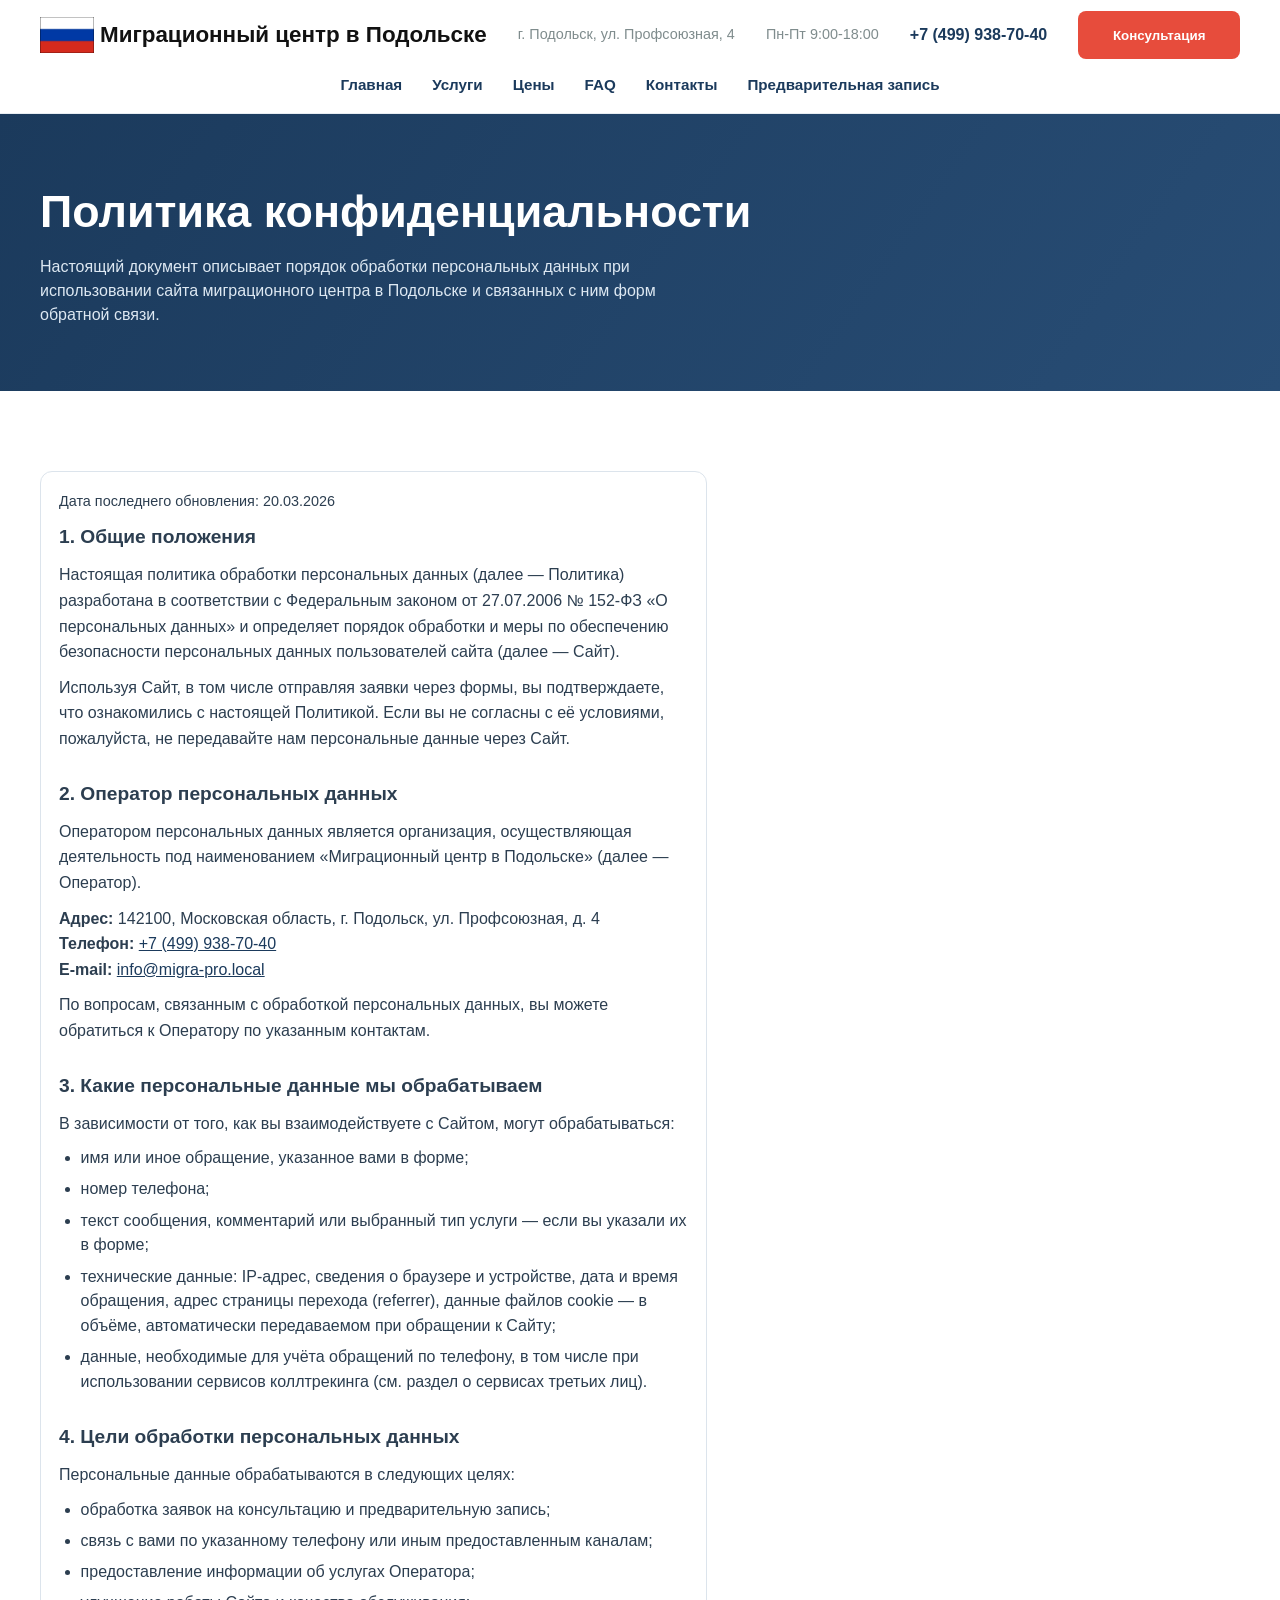
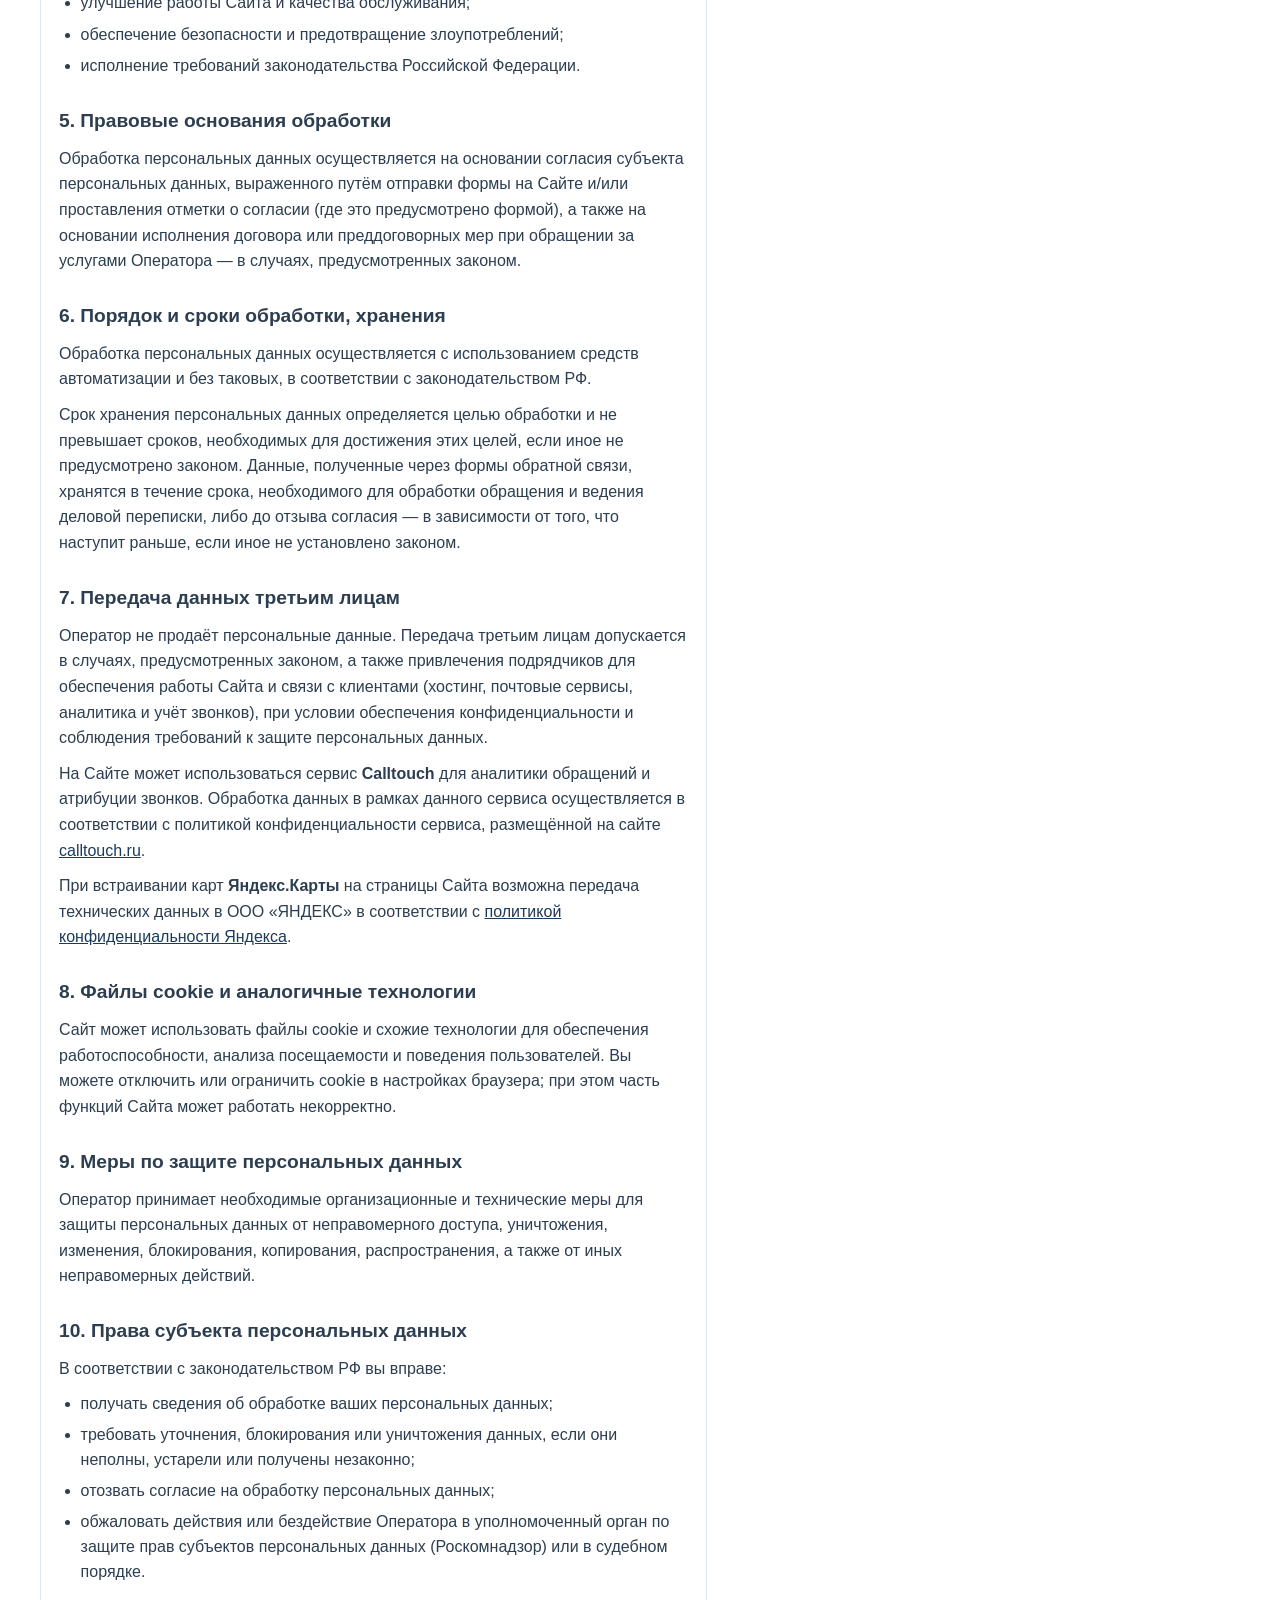
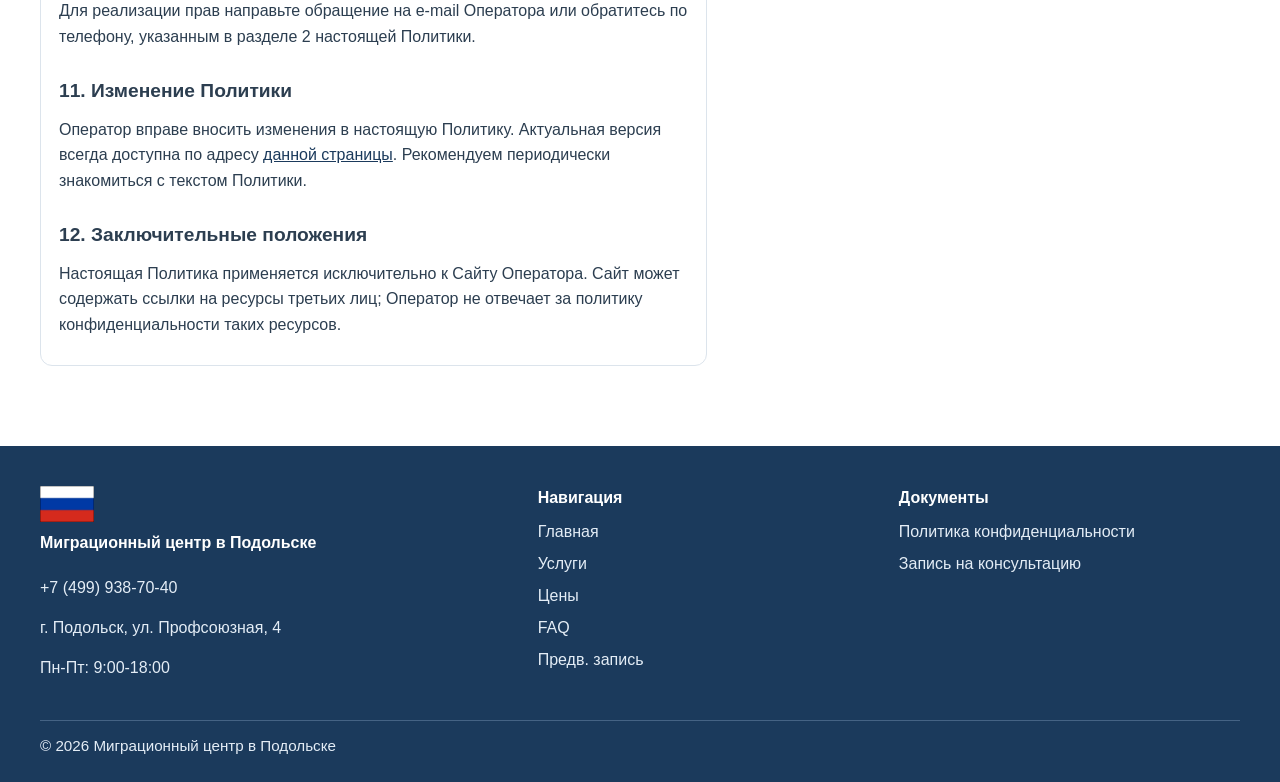
<file: privacy/index.html>
<!DOCTYPE html>
<html lang="ru">
  <head>
    <meta charset="UTF-8">
    <meta name="viewport" content="width=device-width, initial-scale=1.0">
    <title>Политика конфиденциальности — миграционный центр в Подольске</title>
    <meta
      name="description"
      content="Политика в отношении обработки персональных данных посетителей сайта миграционного центра в Подольске."
    >
    <link rel="icon" href="../favicon-32.png" sizes="32x32" type="image/png">
    <link rel="apple-touch-icon" href="../favicon.png" sizes="180x180">
    <link rel="stylesheet" href="../styles.css">
  </head>
  <body>
    <div id="top" class="page-anchor" aria-hidden="true"></div>
    <header class="header">
      <div class="container header__top">
        <a class="logo" href="../" aria-label="На главную">
          <img class="logo__img" src="../images/logo.png" alt="Миграционный центр" width="105" height="70" decoding="async">
          <span class="logo__text">Миграционный центр в Подольске</span>
        </a>
        <p class="header__address">г. Подольск, ул. Профсоюзная, 4</p>
        <p class="header__worktime">Пн-Пт 9:00-18:00</p>
        <a class="header__phone" href="tel:+74999387040">+7&nbsp;(499)&nbsp;938&#8209;70&#8209;40</a>
        <button type="button" class="btn btn--primary header__cta js-open-consultation-modal">
          Консультация
        </button>
        <button class="header__menu-button" type="button" aria-expanded="false" aria-controls="mobile-nav">
          <span aria-hidden="true">☰</span>
          <span class="visually-hidden">Открыть меню</span>
        </button>
      </div>
      <div class="container header__bottom">
        <nav class="nav" aria-label="Основная навигация">
          <a href="../">Главная</a>
          <a href="../#services">Услуги</a>
          <a href="../#prices">Цены</a>
          <a href="../#faq">FAQ</a>
          <a href="../contacts/">Контакты</a>
          <a href="../zapis/">Предварительная запись</a>
        </nav>
      </div>
      <div class="mobile-nav" id="mobile-nav">
        <nav class="mobile-nav__inner" aria-label="Мобильная навигация">
          <a href="../">Главная</a>
          <a href="../#services">Услуги</a>
          <a href="../#prices">Цены</a>
          <a href="../#faq">FAQ</a>
          <a href="../contacts/">Контакты</a>
          <a href="../zapis/">Предварительная запись</a>
          <p class="mobile-nav__address">г. Подольск, ул. Профсоюзная, 4</p>
        </nav>
      </div>
      <div class="mobile-sticky-cta">
        <a href="tel:+74999387040">Позвонить</a>
        <button type="button" class="js-open-consultation-modal">Консультация</button>
      </div>
    </header>

    <main>
      <section class="page-hero">
        <div class="container reveal">
          <h1>Политика конфиденциальности</h1>
          <p>
            Настоящий документ описывает порядок обработки персональных данных при использовании сайта
            миграционного центра в Подольске и связанных с ним форм обратной связи.
          </p>
        </div>
      </section>

      <section class="section">
        <div class="container">
          <article class="contact-route legal-doc reveal" id="privacy-policy">
            <p class="legal-doc__meta">Дата последнего обновления: 20.03.2026</p>

            <h2>1. Общие положения</h2>
            <p>
              Настоящая политика обработки персональных данных (далее — Политика) разработана в соответствии
              с Федеральным законом от 27.07.2006 № 152-ФЗ «О персональных данных» и определяет порядок
              обработки и меры по обеспечению безопасности персональных данных пользователей сайта
              (далее — Сайт).
            </p>
            <p>
              Используя Сайт, в том числе отправляя заявки через формы, вы подтверждаете, что ознакомились
              с настоящей Политикой. Если вы не согласны с её условиями, пожалуйста, не передавайте нам
              персональные данные через Сайт.
            </p>

            <h2>2. Оператор персональных данных</h2>
            <p>
              Оператором персональных данных является организация, осуществляющая деятельность под
              наименованием «Миграционный центр в Подольске» (далее — Оператор).
            </p>
            <p>
              <strong>Адрес:</strong> 142100, Московская область, г. Подольск, ул. Профсоюзная, д. 4<br>
              <strong>Телефон:</strong> <a href="tel:+74999387040">+7&nbsp;(499)&nbsp;938&#8209;70&#8209;40</a><br>
              <strong>E-mail:</strong> <a href="mailto:info@migra-pro.local">info@migra-pro.local</a>
            </p>
            <p>
              По вопросам, связанным с обработкой персональных данных, вы можете обратиться к Оператору
              по указанным контактам.
            </p>

            <h2>3. Какие персональные данные мы обрабатываем</h2>
            <p>В зависимости от того, как вы взаимодействуете с Сайтом, могут обрабатываться:</p>
            <ul>
              <li>имя или иное обращение, указанное вами в форме;</li>
              <li>номер телефона;</li>
              <li>текст сообщения, комментарий или выбранный тип услуги — если вы указали их в форме;</li>
              <li>технические данные: IP-адрес, сведения о браузере и устройстве, дата и время обращения,
                адрес страницы перехода (referrer), данные файлов cookie — в объёме, автоматически
                передаваемом при обращении к Сайту;</li>
              <li>данные, необходимые для учёта обращений по телефону, в том числе при использовании
                сервисов коллтрекинга (см. раздел о сервисах третьих лиц).</li>
            </ul>

            <h2>4. Цели обработки персональных данных</h2>
            <p>Персональные данные обрабатываются в следующих целях:</p>
            <ul>
              <li>обработка заявок на консультацию и предварительную запись;</li>
              <li>связь с вами по указанному телефону или иным предоставленным каналам;</li>
              <li>предоставление информации об услугах Оператора;</li>
              <li>улучшение работы Сайта и качества обслуживания;</li>
              <li>обеспечение безопасности и предотвращение злоупотреблений;</li>
              <li>исполнение требований законодательства Российской Федерации.</li>
            </ul>

            <h2>5. Правовые основания обработки</h2>
            <p>
              Обработка персональных данных осуществляется на основании согласия субъекта персональных
              данных, выраженного путём отправки формы на Сайте и/или проставления отметки о согласии
              (где это предусмотрено формой), а также на основании исполнения договора или преддоговорных
              мер при обращении за услугами Оператора — в случаях, предусмотренных законом.
            </p>

            <h2>6. Порядок и сроки обработки, хранения</h2>
            <p>
              Обработка персональных данных осуществляется с использованием средств автоматизации и без
              таковых, в соответствии с законодательством РФ.
            </p>
            <p>
              Срок хранения персональных данных определяется целью обработки и не превышает сроков,
              необходимых для достижения этих целей, если иное не предусмотрено законом. Данные,
              полученные через формы обратной связи, хранятся в течение срока, необходимого для обработки
              обращения и ведения деловой переписки, либо до отзыва согласия — в зависимости от того,
              что наступит раньше, если иное не установлено законом.
            </p>

            <h2>7. Передача данных третьим лицам</h2>
            <p>
              Оператор не продаёт персональные данные. Передача третьим лицам допускается в случаях,
              предусмотренных законом, а также привлечения подрядчиков для обеспечения работы Сайта
              и связи с клиентами (хостинг, почтовые сервисы, аналитика и учёт звонков), при условии
              обеспечения конфиденциальности и соблюдения требований к защите персональных данных.
            </p>
            <p>
              На Сайте может использоваться сервис <strong>Calltouch</strong> для аналитики обращений
              и атрибуции звонков. Обработка данных в рамках данного сервиса осуществляется в соответствии
              с политикой конфиденциальности сервиса, размещённой на сайте
              <a href="https://www.calltouch.ru" target="_blank" rel="noopener">calltouch.ru</a>.
            </p>
            <p>
              При встраивании карт <strong>Яндекс.Карты</strong> на страницы Сайта возможна передача
              технических данных в ООО «ЯНДЕКС» в соответствии с
              <a href="https://yandex.ru/legal/confidential/" target="_blank" rel="noopener">политикой конфиденциальности Яндекса</a>.
            </p>

            <h2>8. Файлы cookie и аналогичные технологии</h2>
            <p>
              Сайт может использовать файлы cookie и схожие технологии для обеспечения работоспособности,
              анализа посещаемости и поведения пользователей. Вы можете отключить или ограничить cookie
              в настройках браузера; при этом часть функций Сайта может работать некорректно.
            </p>

            <h2>9. Меры по защите персональных данных</h2>
            <p>
              Оператор принимает необходимые организационные и технические меры для защиты персональных
              данных от неправомерного доступа, уничтожения, изменения, блокирования, копирования,
              распространения, а также от иных неправомерных действий.
            </p>

            <h2>10. Права субъекта персональных данных</h2>
            <p>В соответствии с законодательством РФ вы вправе:</p>
            <ul>
              <li>получать сведения об обработке ваших персональных данных;</li>
              <li>требовать уточнения, блокирования или уничтожения данных, если они неполны, устарели
                или получены незаконно;</li>
              <li>отозвать согласие на обработку персональных данных;</li>
              <li>обжаловать действия или бездействие Оператора в уполномоченный орган по защите прав
                субъектов персональных данных (Роскомнадзор) или в судебном порядке.</li>
            </ul>
            <p>
              Для реализации прав направьте обращение на e-mail Оператора или обратитесь по телефону,
              указанным в разделе 2 настоящей Политики.
            </p>

            <h2>11. Изменение Политики</h2>
            <p>
              Оператор вправе вносить изменения в настоящую Политику. Актуальная версия всегда доступна
              по адресу <a href="./">данной страницы</a>. Рекомендуем периодически знакомиться с текстом
              Политики.
            </p>

            <h2>12. Заключительные положения</h2>
            <p>
              Настоящая Политика применяется исключительно к Сайту Оператора. Сайт может содержать ссылки
              на ресурсы третьих лиц; Оператор не отвечает за политику конфиденциальности таких ресурсов.
            </p>
          </article>
        </div>
      </section>
    </main>

    <footer class="footer">
      <div class="container footer__grid">
        <div>
          <a class="footer__brand" href="../" aria-label="На главную">
            <img class="footer__logo" src="../images/logo-w.png" alt="Миграционный центр в Подольске" loading="lazy" width="105" height="70" decoding="async">
            <span class="footer__brand-text">Миграционный центр в Подольске</span>
          </a>
          <p>+7&nbsp;(499)&nbsp;938&#8209;70&#8209;40</p>
          <p>г. Подольск, ул. Профсоюзная, 4</p>
          <p>Пн-Пт: 9:00-18:00</p>
        </div>
        <div>
          <p class="footer__title">Навигация</p>
          <a href="../">Главная</a>
          <a href="../#services">Услуги</a>
          <a href="../#prices">Цены</a>
          <a href="../#faq">FAQ</a>
          <a href="../zapis/">Предв. запись</a>
        </div>
        <div>
          <p class="footer__title">Документы</p>
          <a href="./">Политика конфиденциальности</a>
          <a href="../zapis/">Запись на консультацию</a>
        </div>
      </div>
      <div class="container footer__copy">© 2026 Миграционный центр в Подольске</div>
    </footer>

    <div class="modal" id="consultation-modal" hidden>
      <div class="modal__backdrop" data-modal-close></div>
      <div class="modal__dialog" role="dialog" aria-modal="true" aria-labelledby="consultation-modal-title">
        <button class="modal__close" type="button" aria-label="Закрыть форму" data-modal-close>
          ×
        </button>
        <form class="lead-form modal__form js-lead-form" novalidate>
          <h2 class="lead-form__title" id="consultation-modal-title">Запишитесь на консультацию</h2>
          <label class="field">
            <span>Имя</span>
            <input name="name" type="text" placeholder="Ваше имя" required>
            <small class="field__error" aria-live="polite"></small>
          </label>
          <label class="field">
            <span>Телефон</span>
            <input name="phone" type="tel" placeholder="+7 (___) ___-__-__" inputmode="tel" autocomplete="tel" required>
            <small class="field__error" aria-live="polite"></small>
          </label>
          <div class="checkbox-field">
            <input id="consent-modal" name="consent" type="checkbox" required>
            <label for="consent-modal">
              Я согласен(а) на
              <a href="#privacy-policy">обработку персональных данных</a>.
            </label>
            <small class="field__error" aria-live="polite"></small>
          </div>
          <button class="btn btn--primary btn--full" type="submit">Записаться на консультацию</button>
          <p class="lead-form__hint">Перезвоним в течение 15 минут в рабочее время</p>
          <p class="lead-form__success" role="status" hidden>
            Спасибо! Мы перезвоним в течение 15 минут.
          </p>
        </form>
      </div>
    </div>

    <!-- Yandex.Metrika + Calltouch -->
    <script>
      function initYandexMetrika() {
        (function (m, e, t, r, i, k, a) {
          m[i] =
            m[i] ||
            function () {
              (m[i].a = m[i].a || []).push(arguments);
            };
          m[i].l = 1 * new Date();
          for (var j = 0; j < document.scripts.length; j++) {
            if (document.scripts[j].src === r) {
              return;
            }
          }
          (k = e.createElement(t)),
            (a = e.getElementsByTagName(t)[0]),
            (k.async = 1),
            (k.src = r),
            a.parentNode.insertBefore(k, a);
        })(window, document, "script", "https://mc.yandex.ru/metrika/tag.js?id=105911139", "ym");

        ym(105911139, "init", {
          ssr: true,
          webvisor: true,
          clickmap: true,
          ecommerce: "dataLayer",
          referrer: document.referrer,
          url: location.href,
          accurateTrackBounce: true,
          trackLinks: true,
        });
      }

      function initCalltouch() {
        (function (w, d, n, c) {
          w.CalltouchDataObject = n;
          w[n] = function () {
            w[n].callbacks.push(arguments);
          };
          if (!w[n].callbacks) {
            w[n].callbacks = [];
          }
          w[n].loaded = false;
          if (typeof c !== "object") {
            c = [c];
          }
          w[n].counters = c;
          for (var i = 0; i < c.length; i += 1) {
            p(c[i]);
          }
          function p(cId) {
            var a = d.getElementsByTagName("script")[0];
            var s = d.createElement("script");
            var insert = function () {
              a.parentNode.insertBefore(s, a);
            };
            var modernFind = typeof Array.prototype.find === "function";
            var fileName = modernFind ? "init-min.js" : "init.js";
            s.async = true;
            s.src = "https://mod.calltouch.ru/" + fileName + "?id=" + cId;
            if (w.opera === "[object Opera]") {
              d.addEventListener("DOMContentLoaded", insert, false);
            } else {
              insert();
            }
          }
        })(window, document, "ct", "g7n9ttjo");
      }

      if (document.readyState === "loading") {
        document.addEventListener("DOMContentLoaded", initCalltouch, { once: true });
      } else {
        initCalltouch();
      }

      initYandexMetrika();
    </script>
    <noscript>
      <div>
        <img
          src="https://mc.yandex.ru/watch/105911139"
          style="position: absolute; left: -9999px"
          alt=""
        />
      </div>
    </noscript>
    <!-- /Yandex.Metrika counter -->

    <script src="../script.js" defer></script>
  </body>
</html>
</file>
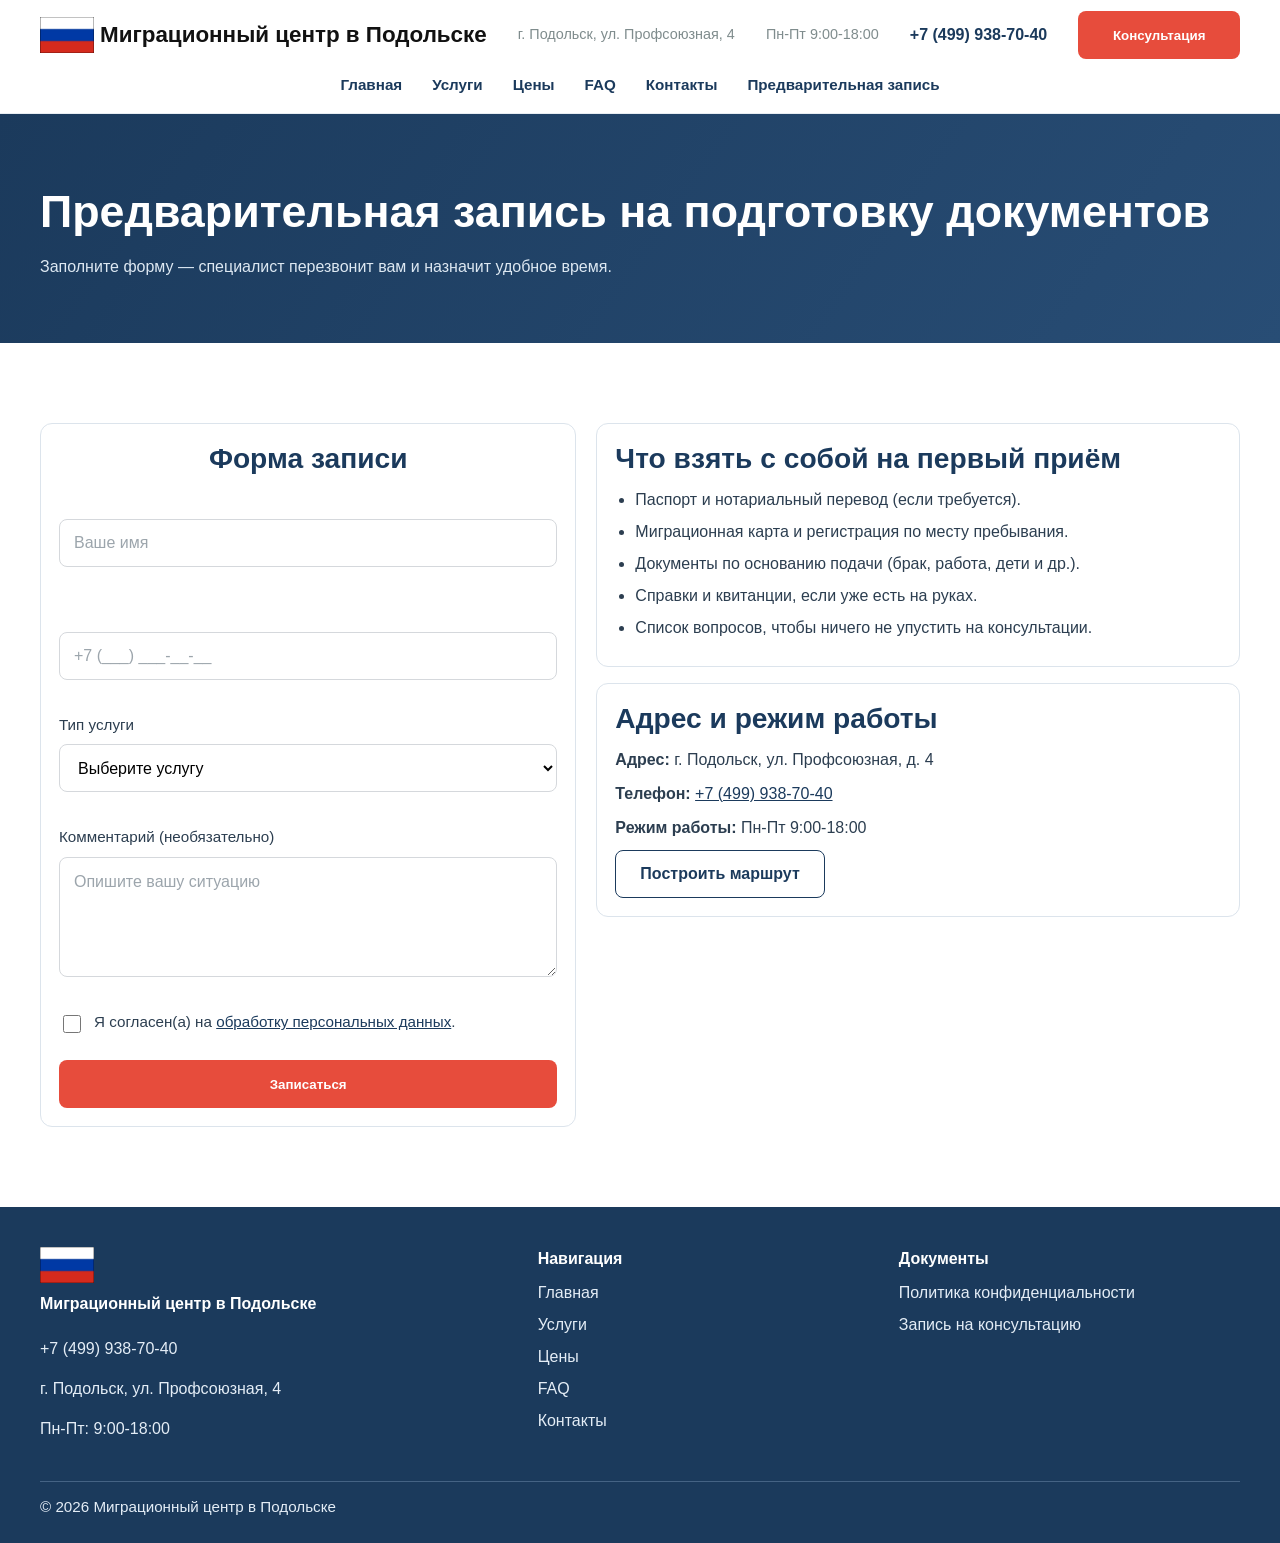
<file: zapis/index.html>
<!DOCTYPE html>
<html lang="ru">
  <head>
    <meta charset="UTF-8">
    <meta name="viewport" content="width=device-width, initial-scale=1.0">
    <title>Предварительная запись в миграционный центр Подольска — запись онлайн</title>
    <meta
      name="description"
      content="Предварительная запись на подготовку документов: РВП, ВНЖ, гражданство, квота на РВП. Оставьте заявку — мы перезвоним."
    >
    <link rel="icon" href="../favicon-32.png" sizes="32x32" type="image/png">
    <link rel="apple-touch-icon" href="../favicon.png" sizes="180x180">
    <link rel="stylesheet" href="../styles.css">
  </head>
  <body>
    <div id="top" class="page-anchor" aria-hidden="true"></div>
    <header class="header">
      <div class="container header__top">
        <a class="logo" href="../" aria-label="На главную">
          <img class="logo__img" src="../images/logo.png" alt="Миграционный центр" width="105" height="70" decoding="async">
          <span class="logo__text">Миграционный центр в Подольске</span>
        </a>
        <p class="header__address">г. Подольск, ул. Профсоюзная, 4</p>
        <p class="header__worktime">Пн-Пт 9:00-18:00</p>
        <a class="header__phone" href="tel:+74999387040">+7&nbsp;(499)&nbsp;938&#8209;70&#8209;40</a>
        <button type="button" class="btn btn--primary header__cta js-open-consultation-modal">
          Консультация
        </button>
        <button class="header__menu-button" type="button" aria-expanded="false" aria-controls="mobile-nav">
          <span aria-hidden="true">☰</span>
          <span class="visually-hidden">Открыть меню</span>
        </button>
      </div>
      <div class="container header__bottom">
        <nav class="nav" aria-label="Основная навигация">
          <a href="../">Главная</a>
          <a href="../#services">Услуги</a>
          <a href="../#prices">Цены</a>
          <a href="../#faq">FAQ</a>
          <a href="../contacts/">Контакты</a>
          <a href="./">Предварительная запись</a>
        </nav>
      </div>
      <div class="mobile-nav" id="mobile-nav">
        <nav class="mobile-nav__inner" aria-label="Мобильная навигация">
          <a href="../">Главная</a>
          <a href="../#services">Услуги</a>
          <a href="../#prices">Цены</a>
          <a href="../#faq">FAQ</a>
          <a href="../contacts/">Контакты</a>
          <a href="./">Предварительная запись</a>
          <p class="mobile-nav__address">г. Подольск, ул. Профсоюзная, 4</p>
        </nav>
      </div>
      <div class="mobile-sticky-cta">
        <a href="tel:+74999387040">Позвонить</a>
        <button type="button" class="js-open-consultation-modal">Консультация</button>
      </div>
    </header>

    <main>
      <section class="page-hero">
        <div class="container reveal">
          <h1>Предварительная запись на подготовку документов</h1>
          <p>Заполните форму — специалист перезвонит вам и назначит удобное время.</p>
        </div>
      </section>

      <section class="section">
        <div class="container contact-layout">
          <article class="contact-form-card reveal">
            <h2 class="section__title contact-form-card__title">Форма записи</h2>
            <form class="js-lead-form" novalidate>
              <label class="field">
                <span class="field__label--hidden">Имя</span>
                <input name="name" type="text" placeholder="Ваше имя" required>
                <small class="field__error" aria-live="polite"></small>
              </label>

              <label class="field">
                <span class="field__label--hidden">Телефон</span>
                <input name="phone" type="tel" placeholder="+7 (___) ___-__-__" inputmode="tel" autocomplete="tel" required>
                <small class="field__error" aria-live="polite"></small>
              </label>

              <label class="field">
                <span>Тип услуги</span>
                <select name="service" required>
                  <option value="">Выберите услугу</option>
                  <option value="rvp">РВП</option>
                  <option value="vnzh">ВНЖ</option>
                  <option value="citizenship">Гражданство</option>
                  <option value="quota">Квота на РВП</option>
                  <option value="other">Другое</option>
                </select>
                <small class="field__error" aria-live="polite"></small>
              </label>

              <label class="field">
                <span>Комментарий (необязательно)</span>
                <textarea name="comment" placeholder="Опишите вашу ситуацию"></textarea>
                <small class="field__error" aria-live="polite"></small>
              </label>

              <div class="checkbox-field">
                <input id="consent" name="consent" type="checkbox" required>
                <label for="consent">
                  Я согласен(а) на
                  <a href="../privacy/" class="js-open-privacy-modal">обработку персональных данных</a>.
                </label>
                <small class="field__error" aria-live="polite"></small>
              </div>

              <button class="btn btn--primary btn--full" type="submit">Записаться</button>
              <p class="lead-form__success" role="status" hidden>Спасибо! Мы перезвоним в течение 15 минут.</p>
            </form>
          </article>

          <div class="reveal">
            <article class="contact-route">
              <h2 class="section__title">Что взять с собой на первый приём</h2>
              <ul class="checklist">
                <li>Паспорт и нотариальный перевод (если требуется).</li>
                <li>Миграционная карта и регистрация по месту пребывания.</li>
                <li>Документы по основанию подачи (брак, работа, дети и др.).</li>
                <li>Справки и квитанции, если уже есть на руках.</li>
                <li>Список вопросов, чтобы ничего не упустить на консультации.</li>
              </ul>
            </article>

            <article class="contact-info contact-info--stack">
              <h2 class="section__title">Адрес и режим работы</h2>
              <p><strong>Адрес:</strong> г. Подольск, ул. Профсоюзная, д. 4</p>
              <p><strong>Телефон:</strong> <a href="tel:+74999387040">+7&nbsp;(499)&nbsp;938&#8209;70&#8209;40</a></p>
              <p><strong>Режим работы:</strong> Пн-Пт 9:00-18:00</p>
              <a class="btn btn--secondary" href="https://yandex.ru/maps/-/CPRc6KJN" target="_blank" rel="noopener">Построить маршрут</a>
            </article>
          </div>
        </div>
      </section>
    </main>

    <footer class="footer">
      <div class="container footer__grid">
        <div>
          <a class="footer__brand" href="../" aria-label="На главную">
            <img class="footer__logo" src="../images/logo-w.png" alt="Миграционный центр в Подольске" loading="lazy" width="105" height="70" decoding="async">
            <span class="footer__brand-text">Миграционный центр в Подольске</span>
          </a>
          <p>+7&nbsp;(499)&nbsp;938&#8209;70&#8209;40</p>
          <p>г. Подольск, ул. Профсоюзная, 4</p>
          <p>Пн-Пт: 9:00-18:00</p>
        </div>
        <div>
          <p class="footer__title">Навигация</p>
          <a href="../">Главная</a>
          <a href="../#services">Услуги</a>
          <a href="../#prices">Цены</a>
          <a href="../#faq">FAQ</a>
          <a href="../contacts/">Контакты</a>
        </div>
        <div>
          <p class="footer__title">Документы</p>
          <a href="../privacy/">Политика конфиденциальности</a>
          <a href="./">Запись на консультацию</a>
        </div>
      </div>
      <div class="container footer__copy">© 2026 Миграционный центр в Подольске</div>
    </footer>

    <div class="modal" id="consultation-modal" hidden>
      <div class="modal__backdrop" data-modal-close></div>
      <div class="modal__dialog" role="dialog" aria-modal="true" aria-labelledby="consultation-modal-title">
        <button class="modal__close" type="button" aria-label="Закрыть форму" data-modal-close>
          ×
        </button>
        <form class="lead-form modal__form js-lead-form" novalidate>
          <h2 class="lead-form__title" id="consultation-modal-title">Запишитесь на консультацию</h2>
          <label class="field">
            <span>Имя</span>
            <input name="name" type="text" placeholder="Ваше имя" required>
            <small class="field__error" aria-live="polite"></small>
          </label>
          <label class="field">
            <span>Телефон</span>
            <input name="phone" type="tel" placeholder="+7 (___) ___-__-__" inputmode="tel" autocomplete="tel" required>
            <small class="field__error" aria-live="polite"></small>
          </label>
          <div class="checkbox-field">
            <input id="consent-modal-zapis" name="consent" type="checkbox" required>
            <label for="consent-modal-zapis">
              Я согласен(а) на
              <a href="../privacy/" class="js-open-privacy-modal">обработку персональных данных</a>.
            </label>
            <small class="field__error" aria-live="polite"></small>
          </div>
          <button class="btn btn--primary btn--full" type="submit">Записаться на консультацию</button>
          <p class="lead-form__hint">Перезвоним в течение 15 минут в рабочее время</p>
          <p class="lead-form__success" role="status" hidden>
            Спасибо! Мы перезвоним в течение 15 минут.
          </p>
        </form>
      </div>
    </div>

    <div class="modal modal--privacy" id="privacy-modal" hidden>
      <div class="modal__backdrop" data-privacy-close></div>
      <div
        class="modal__dialog modal__dialog--legal"
        role="dialog"
        aria-modal="true"
        aria-labelledby="privacy-modal-title"
      >
        <button class="modal__close" type="button" aria-label="Закрыть документ" data-privacy-close>
          ×
        </button>
        <h2 id="privacy-modal-title" class="modal__legal-title">Политика конфиденциальности</h2>
        <iframe class="privacy-modal__frame" title="Политика конфиденциальности" src="about:blank"></iframe>
      </div>
    </div>

    <!-- Yandex.Metrika + Calltouch -->
    <script>
      function initYandexMetrika() {
        (function (m, e, t, r, i, k, a) {
          m[i] =
            m[i] ||
            function () {
              (m[i].a = m[i].a || []).push(arguments);
            };
          m[i].l = 1 * new Date();
          for (var j = 0; j < document.scripts.length; j++) {
            if (document.scripts[j].src === r) {
              return;
            }
          }
          (k = e.createElement(t)),
            (a = e.getElementsByTagName(t)[0]),
            (k.async = 1),
            (k.src = r),
            a.parentNode.insertBefore(k, a);
        })(window, document, "script", "https://mc.yandex.ru/metrika/tag.js?id=105911139", "ym");

        ym(105911139, "init", {
          ssr: true,
          webvisor: true,
          clickmap: true,
          ecommerce: "dataLayer",
          referrer: document.referrer,
          url: location.href,
          accurateTrackBounce: true,
          trackLinks: true,
        });
      }

      function initCalltouch() {
        (function (w, d, n, c) {
          w.CalltouchDataObject = n;
          w[n] = function () {
            w[n].callbacks.push(arguments);
          };
          if (!w[n].callbacks) {
            w[n].callbacks = [];
          }
          w[n].loaded = false;
          if (typeof c !== "object") {
            c = [c];
          }
          w[n].counters = c;
          for (var i = 0; i < c.length; i += 1) {
            p(c[i]);
          }
          function p(cId) {
            var a = d.getElementsByTagName("script")[0];
            var s = d.createElement("script");
            var insert = function () {
              a.parentNode.insertBefore(s, a);
            };
            var modernFind = typeof Array.prototype.find === "function";
            var fileName = modernFind ? "init-min.js" : "init.js";
            s.async = true;
            s.src = "https://mod.calltouch.ru/" + fileName + "?id=" + cId;
            if (w.opera === "[object Opera]") {
              d.addEventListener("DOMContentLoaded", insert, false);
            } else {
              insert();
            }
          }
        })(window, document, "ct", "g7n9ttjo");
      }

      if (document.readyState === "loading") {
        document.addEventListener("DOMContentLoaded", initCalltouch, { once: true });
      } else {
        initCalltouch();
      }

      initYandexMetrika();
    </script>
    <noscript>
      <div>
        <img
          src="https://mc.yandex.ru/watch/105911139"
          style="position: absolute; left: -9999px"
          alt=""
        />
      </div>
    </noscript>
    <!-- /Yandex.Metrika counter -->

    <script src="../script.js" defer></script>
  </body>
</html>
</file>
<file: styles.css>
:root {
  --primary: #1b3a5c;
  --accent: #e74c3c;
  --bg: #ffffff;
  --bg-alt: #f5f7fa;
  --text-primary: #2c3e50;
  --text-secondary: #7f8c8d;
  --success: #27ae60;
  --border: #d5d8dc;
  --container: 1200px;
  --radius: 12px;
  --shadow-sm: 0 8px 20px rgba(27, 58, 92, 0.08);
}

*,
*::before,
*::after {
  box-sizing: border-box;
}

html {
  scroll-behavior: smooth;
}

body {
  margin: 0;
  font-family: -apple-system, BlinkMacSystemFont, "Segoe UI", Roboto, Arial, sans-serif;
  background: var(--bg);
  color: var(--text-primary);
  line-height: 1.5;
}

a {
  color: var(--primary);
}

img,
iframe {
  max-width: 100%;
  border: 0;
}

.container {
  width: min(var(--container), 100% - 32px);
  margin-inline: auto;
}

.section {
  padding: 56px 0;
}

.section--alt {
  background: var(--bg-alt);
}

.section__title {
  margin: 0 0 12px;
  font-size: clamp(1.5rem, 2.2vw, 2.25rem);
  line-height: 1.2;
  color: var(--primary);
}

.section__subtitle {
  margin: 0 0 28px;
  color: var(--text-secondary);
  font-size: 1.05rem;
}

.btn {
  display: inline-flex;
  align-items: center;
  justify-content: center;
  min-height: 48px;
  padding: 0 24px;
  border-radius: 8px;
  border: 1px solid transparent;
  text-decoration: none;
  font-family: inherit;
  font-weight: 600;
  transition: background-color 0.2s ease, color 0.2s ease, transform 0.2s ease, box-shadow 0.2s ease;
  cursor: pointer;
}

.btn--primary {
  background: var(--accent);
  color: #fff;
}

.btn--primary:hover {
  background: #cf4335;
}

.btn--secondary {
  border-color: var(--primary);
  color: var(--primary);
  background: transparent;
}

.btn--secondary:hover {
  background: var(--primary);
  color: #fff;
}

.btn--light {
  background: #fff;
  color: var(--primary);
}

.btn--light:hover {
  background: #edf2f7;
}

.btn--full {
  width: 100%;
}

.header {
  position: sticky;
  top: 0;
  z-index: 20;
  background: rgba(255, 255, 255, 0.98);
  border-bottom: 1px solid #e8edf2;
  transition: padding 0.2s ease, box-shadow 0.2s ease;
}

.header.is-scrolled {
  box-shadow: 0 10px 25px rgba(27, 58, 92, 0.08);
}

.header__top {
  display: grid;
  grid-template-columns: 1fr auto auto;
  gap: 10px;
  align-items: center;
  padding: 10px 0;
}

.header__bottom {
  display: none;
  padding-bottom: 12px;
}

.logo {
  display: inline-flex;
  align-items: center;
  gap: 6px;
  text-decoration: none;
  color: var(--primary);
  font-weight: 700;
}

.logo__img {
  display: block;
  height: 36px;
  width: auto;
  border-radius: 0;
  padding: 0;
  background: transparent;
  object-fit: contain;
}

.logo__mark {
  display: grid;
  place-items: center;
  width: 36px;
  height: 36px;
  border-radius: 8px;
  background: var(--primary);
  color: #fff;
}

.logo__text {
  color: #111;
  font-weight: 700;
  font-size: 0.92rem;
  line-height: 1.05;
}

.header__address,
.header__worktime,
.header__phone,
.header__cta {
  display: none;
}

.header__menu-button {
  min-height: 40px;
  min-width: 40px;
  border: 1px solid #dbe3ea;
  border-radius: 8px;
  background: #fff;
  color: var(--primary);
}

.nav {
  display: flex;
  flex-wrap: wrap;
  gap: 8px;
  justify-content: center;
}

.nav a {
  display: inline-flex;
  align-items: center;
  min-height: 32px;
  padding: 0 10px;
  border-radius: 8px;
  border: 1px solid transparent;
  text-decoration: none;
  color: var(--primary);
  font-weight: 600;
  font-size: 0.95rem;
  transition: background-color 0.2s ease, border-color 0.2s ease;
}

.nav a:hover,
.nav a:focus-visible {
  background: #eef3f9;
  border-color: #d5e0ea;
  outline: none;
}

.mobile-nav {
  display: none;
  border-top: 1px solid #e8edf2;
}

.mobile-nav.is-open {
  display: block;
}

.mobile-nav__inner {
  display: grid;
  gap: 12px;
  padding: 16px;
}

.mobile-nav__inner a {
  text-decoration: none;
}

.mobile-nav__address {
  margin: 4px 0 0;
  color: var(--text-secondary);
  font-size: 0.95rem;
}

.mobile-sticky-cta {
  position: fixed;
  left: 0;
  right: 0;
  bottom: 0;
  z-index: 25;
  display: grid;
  grid-template-columns: 1fr 1fr;
  background: #fff;
  border-top: 1px solid #dce3eb;
}

.mobile-sticky-cta > a,
.mobile-sticky-cta > button {
  display: grid;
  place-items: center;
  min-height: 52px;
  margin: 0;
  border: none;
  text-decoration: none;
  font-family: inherit;
  font-size: inherit;
  font-weight: 600;
  cursor: pointer;
}

.mobile-sticky-cta > a:first-child {
  color: var(--primary);
}

.mobile-sticky-cta > button:last-child {
  background: var(--accent);
  color: #fff;
}

body.modal-open {
  overflow: hidden;
}

/* Якорь #top в начале body: на sticky-header переход по #top часто не скроллит вверх */
.page-anchor {
  height: 1px;
  margin: 0;
  padding: 0;
  overflow: hidden;
  scroll-margin-top: 0;
}

.modal {
  position: fixed;
  inset: 0;
  z-index: 50;
  display: grid;
  place-items: center;
  padding: 16px;
}

.modal--privacy {
  z-index: 55;
}

.modal[hidden] {
  display: none;
}

.modal__backdrop {
  position: absolute;
  inset: 0;
  background: rgba(12, 25, 39, 0.58);
}

.modal__dialog {
  position: relative;
  z-index: 1;
  width: min(100%, 460px);
}

.modal__dialog--legal {
  width: min(100%, 880px);
  max-height: min(92vh, 920px);
  display: flex;
  flex-direction: column;
  background: #fff;
  border-radius: var(--radius);
  box-shadow: var(--shadow-sm);
  overflow: hidden;
}

.modal__legal-title {
  margin: 0;
  padding: 16px 52px 12px 16px;
  font-size: 1.1rem;
  font-weight: 700;
  color: var(--primary);
  border-bottom: 1px solid #e8edf2;
  flex-shrink: 0;
}

.privacy-modal__frame {
  width: 100%;
  flex: 1;
  min-height: 50vh;
  border: 0;
  background: #fff;
}

.modal__form {
  margin: 0;
}

.modal__close {
  position: absolute;
  top: 10px;
  right: 10px;
  width: 36px;
  height: 36px;
  border: 1px solid #d5d8dc;
  border-radius: 8px;
  background: #fff;
  color: var(--primary);
  font-size: 1.4rem;
  line-height: 1;
  cursor: pointer;
}

.hero {
  position: relative;
  overflow: hidden;
  color: #fff;
}

.hero::before {
  content: "";
  position: absolute;
  inset: 0;
  background:
    linear-gradient(110deg, rgba(27, 58, 92, 0.96), rgba(27, 58, 92, 0.82)),
    radial-gradient(circle at 10% 10%, rgba(255, 255, 255, 0.14), transparent 42%),
    radial-gradient(circle at 80% 20%, rgba(231, 76, 60, 0.18), transparent 35%),
    linear-gradient(160deg, #152d47 0%, var(--primary) 45%, #0f2438 100%);
  background-color: var(--primary);
}

.hero__overlay {
  position: absolute;
  inset: 0;
  background: rgba(15, 36, 56, 0.18);
}

.hero__content {
  position: relative;
  display: grid;
  gap: 20px;
}

.hero h1 {
  margin: 0 0 14px;
  font-size: clamp(1.9rem, 4.5vw, 3rem);
  line-height: 1.15;
}

.hero p {
  margin: 0;
  color: #f0f4f8;
  max-width: 60ch;
}

.lead-form {
  background: rgba(255, 255, 255, 0.96);
  color: var(--text-primary);
  border-radius: var(--radius);
  padding: 20px;
  box-shadow: var(--shadow-sm);
  display: grid;
  row-gap: 12px;
}

.lead-form__title {
  margin: 0;
  color: var(--primary);
  font-size: 1.25rem;
  text-align: center;
}

.lead-form .field span {
  display: none;
}

.field {
  display: grid;
  gap: 8px;
  margin-bottom: 12px;
}

.lead-form .field {
  margin-bottom: 0;
}

.field span {
  font-size: 0.95rem;
}

.field__label--hidden {
  visibility: hidden;
}

.field input,
.field select,
.field textarea,
.cta__form input {
  width: 100%;
  min-height: 48px;
  border-radius: 8px;
  border: 1px solid var(--border);
  padding: 0 14px;
  font: inherit;
  background: #fff;
}

.field textarea {
  min-height: 120px;
  padding: 12px 14px;
  resize: vertical;
}

.field input:focus,
.field select:focus,
.field textarea:focus,
.cta__form input:focus {
  outline: none;
  border-color: var(--primary);
}

.field input::placeholder,
.field textarea::placeholder,
.cta__form input::placeholder {
  color: #9ca5ac;
}

.field__error {
  min-height: 1em;
  font-size: 0.875rem;
  color: #d63031;
}

.lead-form .field__error {
  min-height: 0;
}

.lead-form .field__error:empty {
  display: none;
}

.lead-form__hint {
  margin: 0;
  color: var(--text-secondary);
  font-size: 0.9rem;
}

.hero .lead-form__hint {
  color: var(--text-secondary);
}

.lead-form__success {
  margin-top: 12px;
  color: var(--success);
  font-weight: 600;
}

.services-grid {
  display: grid;
  gap: 14px;
}

.card {
  background: #fff;
  border: 1px solid #e1e7ee;
  border-radius: 12px;
  padding: 20px;
  transition: transform 0.2s ease, box-shadow 0.2s ease;
}

.card__photo {
  display: block;
  width: 100%;
  height: 140px;
  object-fit: cover;
  border-radius: 10px;
  margin-bottom: 14px;
  border: 1px solid #e6edf4;
}

.card:hover {
  transform: translateY(-4px);
  box-shadow: var(--shadow-sm);
}

.icon {
  display: inline-grid;
  place-items: center;
  width: 44px;
  height: 44px;
  margin-bottom: 10px;
  border-radius: 10px;
  background: #eef3f9;
}

#services .btn.js-open-consultation-modal {
  display: flex;
  margin-top: 20px;
  margin-inline: auto;
  width: fit-content;
  max-width: 100%;
}

.timeline {
  display: grid;
  gap: 14px;
}

.timeline__item {
  position: relative;
  background: #fff;
  border: 1px solid #dfe6ee;
  border-radius: 12px;
  padding: 16px 16px 16px 56px;
}

.timeline__item::before {
  content: "";
  position: absolute;
  left: 24px;
  top: 0;
  bottom: -14px;
  border-left: 2px dashed #b8c5d2;
}

.timeline__item:last-child::before {
  display: none;
}

.timeline__item span {
  position: absolute;
  left: 10px;
  top: 14px;
  color: var(--accent);
  font-weight: 800;
}

.timeline__item h3 {
  margin: 0 0 6px;
}

.timeline__item p {
  margin: 0;
  color: var(--text-secondary);
}

.reasons-grid {
  display: grid;
  gap: 12px;
}

.reason {
  border: 1px solid #dce3eb;
  border-radius: 12px;
  padding: 16px;
}

.reason h3 {
  margin: 0 0 8px;
  color: var(--primary);
  font-size: 1.1rem;
}

.reason p {
  margin: 0;
  color: var(--text-secondary);
}

.prices {
  border: 1px solid #dce4ec;
  border-radius: 12px;
  overflow: hidden;
  margin-bottom: 18px;
}

.prices__group {
  padding: 14px 16px;
  border-bottom: 1px solid #dce4ec;
}

.prices__group:last-child {
  border-bottom: none;
}

.prices__group h3 {
  margin: 0 0 10px;
  text-transform: uppercase;
  font-size: 0.95rem;
  letter-spacing: 0.02em;
  color: var(--primary);
}

.price-row {
  display: flex;
  justify-content: space-between;
  gap: 16px;
  padding: 8px 0;
}

.price-row:nth-child(odd) {
  background: #f8fafc;
}

.price-row strong {
  white-space: nowrap;
}

.cta {
  position: relative;
  overflow: hidden;
  background-color: #2c343d;
  color: #fff;
}

.cta::before {
  content: "";
  position: absolute;
  inset: 0;
  z-index: 0;
  background:
    linear-gradient(110deg, rgba(32, 38, 44, 0.58), rgba(28, 34, 40, 0.42)),
    url("./images/hero-bg.jpg") center center / cover no-repeat;
  pointer-events: none;
}

.cta .container {
  position: relative;
  z-index: 1;
}

.cta__inner {
  display: grid;
  gap: 16px;
  max-width: 760px;
  margin-inline: auto;
}

.cta h2 {
  margin: 0 0 8px;
  font-size: clamp(1.5rem, 3vw, 2rem);
}

.cta p {
  margin: 0;
  color: #d8e4ef;
}

.cta__form {
  display: grid;
  gap: 10px;
  width: 100%;
}

.services-links {
  display: grid;
  grid-template-columns: repeat(2, minmax(0, 1fr));
  gap: 10px;
}

.service-link {
  display: flex;
  align-items: center;
  justify-content: flex-start;
  gap: 10px;
  min-height: 88px;
  text-align: left;
  text-decoration: none;
  border: 1px solid #dce4ec;
  border-radius: 12px;
  background: #fff;
  color: var(--primary);
  padding: 10px 14px;
  transition: background-color 0.2s ease;
}

.service-link:hover {
  background: #f0f4f8;
}

.service-link__icon {
  width: 24px;
  height: 24px;
  display: inline-flex;
  align-items: center;
  justify-content: center;
  flex-shrink: 0;
  color: var(--success);
}

.service-link__icon svg {
  display: block;
}

.faq {
  max-width: 800px;
}

.accordion details {
  border-bottom: 1px solid #dce4ec;
}

.accordion summary {
  list-style: none;
  cursor: pointer;
  padding: 16px 34px 16px 0;
  position: relative;
  font-weight: 600;
}

.accordion summary::-webkit-details-marker {
  display: none;
}

.accordion summary::after {
  content: "+";
  position: absolute;
  right: 6px;
  top: 14px;
  transition: transform 0.3s ease;
}

.accordion details[open] summary::after {
  transform: rotate(45deg);
}

.accordion details[open] summary {
  background: #f8fbff;
}

.accordion p {
  margin: 0;
  padding: 0 0 16px;
  color: var(--text-secondary);
}

.contacts {
  display: grid;
  gap: 20px;
}

.contacts__map iframe {
  width: 100%;
  min-height: 300px;
  border-radius: 12px;
}

.page-hero {
  background: linear-gradient(125deg, #1b3a5c, #284d75);
  color: #fff;
  padding: 64px 0;
}

.page-hero h1 {
  margin: 0 0 10px;
  font-size: clamp(1.9rem, 4.2vw, 2.8rem);
}

.page-hero p {
  margin: 0;
  color: #dde8f2;
  max-width: 70ch;
}

.legal-doc {
  max-width: 75ch;
}

#privacy-policy {
  scroll-margin-top: 100px;
}

.legal-doc__meta {
  margin: 0 0 1.25rem;
  font-size: 0.9rem;
  color: var(--text-secondary);
}

.legal-doc h2 {
  margin: 1.75rem 0 0.65rem;
  font-size: 1.2rem;
  font-weight: 700;
  color: var(--text-primary);
}

.legal-doc h2:first-of-type {
  margin-top: 0;
}

.legal-doc p {
  margin: 0 0 0.85rem;
  line-height: 1.6;
  color: var(--text-primary);
}

.legal-doc ul {
  margin: 0 0 0.85rem;
  padding-left: 1.35rem;
  line-height: 1.55;
  color: var(--text-primary);
}

.legal-doc li {
  margin-bottom: 0.4rem;
}

.legal-doc a {
  color: var(--primary);
}

.contact-layout {
  display: grid;
  gap: 20px;
}

.contact-info,
.contact-route,
.contact-form-card {
  border: 1px solid #dce4ec;
  border-radius: 12px;
  padding: 18px;
  background: #fff;
}

.contact-form-card__title {
  text-align: center;
}

.contact-info--stack {
  margin-top: 16px;
}

.contact-info p,
.contact-route p {
  margin: 0 0 10px;
}

.office-photos {
  display: grid;
  gap: 10px;
}

.office-photo {
  min-height: 150px;
  border-radius: 12px;
  border: 1px solid #dce4ec;
  background:
    linear-gradient(130deg, rgba(27, 58, 92, 0.9), rgba(27, 58, 92, 0.7)),
    radial-gradient(circle at 80% 10%, rgba(231, 76, 60, 0.22), transparent 40%);
  color: #fff;
  padding: 14px;
  display: flex;
  align-items: end;
  font-weight: 600;
}

.checklist {
  margin: 0;
  padding-left: 20px;
  color: var(--text-primary);
}

.checklist li {
  margin-bottom: 8px;
}

.checkbox-field {
  display: grid;
  grid-template-columns: auto 1fr;
  gap: 10px;
  align-items: start;
}

.checkbox-field input[type="checkbox"] {
  margin-top: 4px;
  width: 18px;
  height: 18px;
  accent-color: var(--primary);
}

.checkbox-field label {
  font-size: 0.95rem;
  color: var(--text-primary);
}

.checkbox-field .field__error {
  grid-column: 1 / -1;
}

.cta .checkbox-field {
  grid-column: 1 / -1;
  display: flex;
  flex-wrap: wrap;
  align-items: center;
  gap: 10px 12px;
  width: 100%;
}

.cta .checkbox-field input[type="checkbox"] {
  margin: 0;
  flex-shrink: 0;
  width: 18px;
  height: 18px;
}

.cta .checkbox-field label {
  flex: 1;
  min-width: 0;
  display: block;
  text-align: left;
  line-height: 1.5;
  color: #d8e4ef;
}

.cta .checkbox-field .field__error {
  flex-basis: 100%;
  width: 100%;
  margin: 0;
}

.cta .checkbox-field a {
  color: #fff;
  text-decoration: underline;
}

.footer {
  background: var(--primary);
  color: #e4edf6;
  padding: 40px 0 92px;
  text-align: center;
}

.footer a {
  display: block;
  color: #e4edf6;
  text-decoration: none;
  margin-bottom: 8px;
}

.footer__grid {
  display: grid;
  gap: 20px;
  justify-items: center;
}

.footer__brand {
  display: inline-flex;
  align-items: center;
  justify-content: center;
  flex-direction: column;
  width: 100%;
  gap: 0;
  margin: 0 0 29px;
  line-height: 1.1;
}

.footer a.footer__brand {
  margin-bottom: 29px;
}

.footer__brand:focus-visible {
  outline: 2px solid #e4edf6;
  outline-offset: 4px;
  border-radius: 4px;
}

.footer__logo {
  display: block;
  height: 60px;
  width: auto;
  max-width: 100%;
  margin-inline: auto;
  padding-bottom: 12px;
  object-fit: contain;
}

.footer__brand-text {
  color: #fff;
  font-weight: 700;
  font-size: 1rem;
  text-align: center;
}

.footer__title {
  margin: 0 0 10px;
  color: #fff;
  font-weight: 600;
}

.footer__copy {
  margin-top: 24px;
  padding-top: 14px;
  border-top: 1px solid #456384;
  font-size: 0.95rem;
  text-align: center;
}

.visually-hidden {
  position: absolute;
  width: 1px;
  height: 1px;
  padding: 0;
  margin: -1px;
  overflow: hidden;
  clip: rect(0, 0, 0, 0);
  border: 0;
}

.reveal {
  opacity: 0;
  transform: translateY(16px);
  transition: opacity 0.4s ease, transform 0.4s ease;
}

.reveal.is-visible {
  opacity: 1;
  transform: translateY(0);
}

@media (min-width: 768px) {
  .container {
    width: min(var(--container), 100% - 80px);
  }

  .section {
    padding: 80px 0;
  }

  .footer {
    padding: 40px 0 24px;
    text-align: left;
  }

  .footer__grid {
    justify-items: stretch;
  }

  .footer__brand {
    flex-direction: column;
    align-items: flex-start;
    justify-content: flex-start;
    width: auto;
    gap: 12px;
    margin: 0 0 14px;
  }

  .footer a.footer__brand {
    margin-bottom: 24px;
  }

  .footer__logo {
    height: 48px;
    margin-inline: 0;
    padding-bottom: 12px;
  }

  .footer__brand-text {
    text-align: left;
  }

  .footer__copy {
    text-align: left;
  }

  .header__top {
    grid-template-columns: auto auto auto auto auto;
    gap: 10px 12px;
  }

  .header__address,
  .header__worktime,
  .header__phone {
    display: block;
  }

  .header__cta {
    display: inline-flex;
  }

  .header__address,
  .header__worktime {
    color: var(--text-secondary);
    font-size: 0.9rem;
    margin: 0;
  }

  .header__address {
    white-space: nowrap;
    margin-right: auto;
  }

  .logo__text {
    font-size: 1.4rem;
  }

  .header__phone {
    text-decoration: none;
    font-weight: 600;
  }

  .header__menu-button,
  .mobile-nav,
  .mobile-sticky-cta {
    display: none;
  }

  .header__bottom {
    display: block;
  }

  .hero__content {
    grid-template-columns: 1.2fr minmax(340px, 420px);
    align-items: start;
    gap: 32px;
  }

  .services-grid {
    grid-template-columns: repeat(3, minmax(0, 1fr));
  }

  .timeline {
    grid-template-columns: repeat(5, minmax(0, 1fr));
    gap: 12px;
  }

  .timeline__item {
    padding: 52px 14px 14px;
    text-align: left;
  }

  .timeline__item::before {
    left: auto;
    right: -12px;
    top: 20px;
    bottom: auto;
    width: 24px;
    border-left: none;
    border-top: 2px dashed #b8c5d2;
  }

  .timeline__item:last-child::before {
    display: none;
  }

  .timeline__item span {
    left: 14px;
    top: 14px;
  }

  .reasons-grid {
    grid-template-columns: repeat(2, minmax(0, 1fr));
  }

  .cta__form {
    grid-template-columns: 1fr auto;
    align-items: start;
  }

  .cta__form .field__error,
  .cta__form .lead-form__success {
    grid-column: 1 / -1;
  }

  .services-links {
    grid-template-columns: repeat(4, minmax(0, 1fr));
  }

  .contacts {
    grid-template-columns: 1fr 1.3fr;
    align-items: start;
  }

  .contact-layout {
    grid-template-columns: 1fr 1.2fr;
    align-items: start;
  }

  .office-photos {
    grid-template-columns: 1fr 1fr;
  }

  .footer__grid {
    grid-template-columns: 1.4fr 1fr 1fr;
  }
}

@media (min-width: 768px) and (max-width: 991.98px) {
  .header__top {
    grid-template-columns: auto 1fr auto;
    gap: 10px 14px;
  }

  .logo__text {
    font-size: 1.15rem;
  }

  .header__address {
    max-width: 220px;
    font-size: 0.84rem;
    line-height: 1.2;
  }

  .header__worktime,
  .header__cta {
    display: none;
  }

  .header__phone {
    white-space: nowrap;
    font-size: 1.05rem;
  }
}

@media (min-width: 1200px) {
  .reasons-grid {
    grid-template-columns: repeat(3, minmax(0, 1fr));
  }
}
</file>
